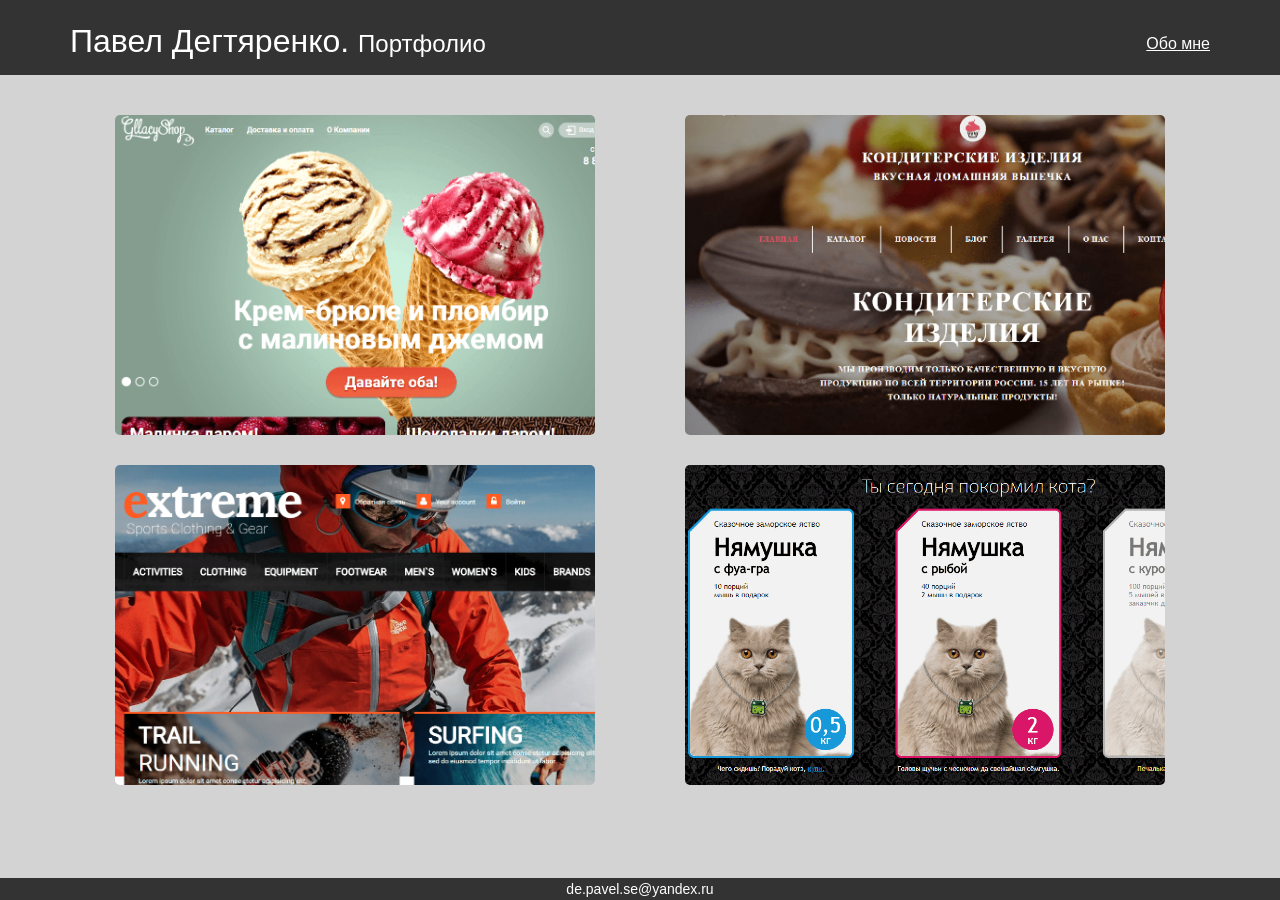
<file: index.html>
<!DOCTYPE html>
<html lang="en">
<head>
  <meta charset="UTF-8">
  <title>Портфолио - Дегтяренко Павел</title>
  <link rel="stylesheet" type="text/css" href="style.css">
</head>
<body>
	<header class="main-header">
		<div class="container">
			<div class="main-header__logo">Павел Дегтяренко. <span>Портфолио</span></div>
			<a class="main-header__resume" href="https://github.com/pavel-else/resume.git">Обо мне</a>
		</div>
	</header>
	<main class="content">		
		<section class="container">
		  <ul class="portfolio__items">
		    <li class="portfolio__item project">
		    	<h3 class="project__name">Gllacy</h3>
		    	<div class="project__text-block">
			    	<p class="project__description">Онлайн-магазин по продаже мороженого. Проект для защиты на интенсиве HTMLAcademy</p>
			    	<p class="project__stack">HTML5, CSS3, JS, flex-box, BEM</p>
			    	<p class="project__year">2018 г.</p>
			    	<a href="https://github.com/pavel-else/243899-gllacy.git" class="project__github">Репозиторий</a>
		    	</div>
		    	<img class="project__img" width=480 height=320 src="img/gllacy.png">
		    	<a class="project__link" href="gllacy/index.html">Просмотреть</a>
		    </li>
		   	<li class="portfolio__item project">
		    	<h3 class="project__name">Cake</h3>
		    	<div class="project__text-block">
			    	<p class="project__description">Сайт кондитерских изделий. Готовое решение от студии Клипсайт</p>
			    	<p class="project__stack">HTML5, CSS3, flex-box, Drupal</p>
			    	<p class="project__year">2017 г.</p>
			    	<a href="https://github.com/pavel-else/cake.git" class="project__github">Репозиторий</a>
		    	</div>
		    	<img class="project__img" width=480 height=320 src="img/cake.png">
		    	<a class="project__link" href="cake/index.html">Просмотреть</a>
		    </li>
			<li class="portfolio__item project">
		    	<h3 class="project__name">Templatemonster-53088</h3>
		    	<div class="project__text-block">
			    	<p class="project__description">Интернет-магазин спортивных товаров. Взят с сайта шаблонов TemplateMonster</p>
			    	<p class="project__stack">HTML5, CSS3</p>
			    	<p class="project__year">2017 г.</p>
			    	<a href="https://github.com/pavel-else/template_1.git" class="project__github">Репозиторий</a>
		    	</div>
		    	<img class="project__img" width=480 height=320 src="img/template.png">
		    	<a class="project__link" href="Templatemonster-53088/index.html">Просмотреть</a>
		    </li>
			<li class="portfolio__item project">
		    	<h3 class="project__name">Cat Shop</h3>
		    	<div class="project__text-block">
			    	<p class="project__description">Страничка, продающая корм для котиков. Практическое задание перед собеседованием в FunBox</p>
			    	<p class="project__stack">HTML5, CSS3</p>
			    	<p class="project__year">2017 г.</p>
			    	<a href="https://github.com/pavel-else/cat-shop.git" class="project__github">Репозиторий</a>
		    	</div>
		    	<img class="project__img" width=480 height=320 src="img/cat-shop.png">
		    	<a class="project__link" href="cat-shop2/index.html">Просмотреть</a>
		    </li>
		  </ul>  
		</section>
	</main>
	<footer class="main-footer">
		<div class="container">
			<p class="main-footer__email">de.pavel.se@yandex.ru</p>
		</div>
	</footer>
</body>
</html>
</file>
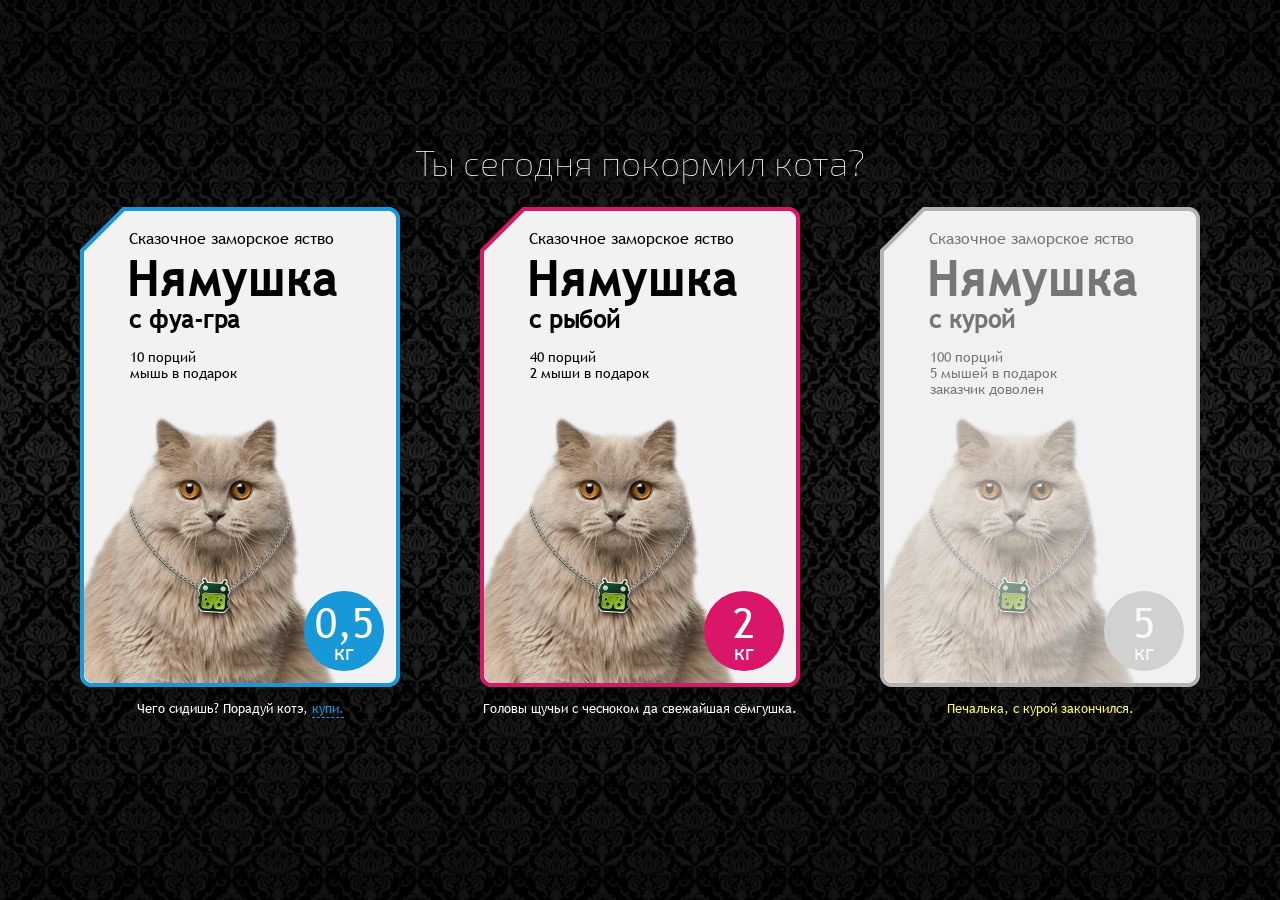
<file: cat-shop2/index.html>
<!DOCTYPE html>
<html lang="en">
<head>
  <meta charset="UTF-8">
  <meta name="viewport" content="width=device-width, initial-scale=1.0">
  <title>Cat shop</title>
  <link rel="stylesheet" href="css/normalize.min.css">
  <link rel="stylesheet" href="css/style.css">
  <link rel="icon" href="favicon.png" type="image/x-icon">
</head>
<body class="body">
  <main>    
    <div class="container">
      <h1 class="visually-hidden">Магазин вкусностей для котиков</h1>
      <p class="main-caption">Ты сегодня покормил кота?</p>
      <section class="product">
        <h2 class="visually-hidden">Широкий выбор товаров</h2>
        <ul class="product__items">
          <li class="product__item card">
            <div class="card__wrap">
              <p class="card__top-text card__top-text--default">Сказочное заморское яство</p>
              <p class="card__top-text card__top-text--selected">Котэ не одобряет?</p>
              <h3 class="card__caption">
                <span class="card__name">Нямушка</span>
                <span class="card__filler">с&nbsp;фуа-гра</span>
              </h3>
              <p class="card__description">10 порций<br>мышь в подарок</p>
              <div class="card__image"></div>
              <div class="card__weight"><span>0,5</span><br>кг</div>
            </div>
            <p class="card__bottom-text card__bottom-text--default">Чего сидишь? Порадуй котэ, <a href="#" class="card__link">купи.</a></p>
            <p class="card__bottom-text card__bottom-text--selected">Печень утки разварная с артишоками.</p>
            <p class="card__bottom-text card__bottom-text--disabled">Печалька, с фуа-гра закончился.</p>
          </li>
          <li class="product__item card selected">
            <div class="card__wrap">
              <p class="card__top-text card__top-text--default">Сказочное заморское яство</p>
              <p class="card__top-text card__top-text--selected">Котэ не одобряет?</p>
              <h3 class="card__caption">
                <span class="card__name">Нямушка</span>
                <span class="card__filler">с&nbsp;рыбой</span>
              </h3>
              <p class="card__description">40 порций<br>2 мыши в подарок</p>
              <div class="card__image"></div>
              <div class="card__weight"><span>2</span><br>кг</div>
            </div>
            <p class="card__bottom-text card__bottom-text--default">Чего сидишь? Порадуй котэ, <a href="#" class="card__link">купи.</a></p>
            <p class="card__bottom-text card__bottom-text--selected">Головы щучьи с чесноком да свежайшая сёмгушка.</p>
            <p class="card__bottom-text card__bottom-text--disabled">Печалька, с рыбой закончился.</p>
          </li>
          <li class="product__item card disabled">
            <div class="card__wrap">
              <p class="card__top-text card__top-text--default">Сказочное заморское яство</p>
              <p class="card__top-text card__top-text--selected">Котэ не одобряет?</p>
              <h3 class="card__caption">
                <span class="card__name">Нямушка</span>
                <span class="card__filler">с&nbsp;курой</span>
              </h3>
              <p class="card__description">100 порций<br>5 мышей в подарок<br>заказчик доволен</p>
              <div class="card__image"></div>
              <div class="card__weight"><span>5</span><br>кг</div>
            </div>
            <p class="card__bottom-text card__bottom-text--default">Чего сидишь? Порадуй котэ, <a href="#" class="card__link">купи.</a></p>
            <p class="card__bottom-text card__bottom-text--selected">Филе из цыплят с трюфелями в бульоне.</p>
            <p class="card__bottom-text card__bottom-text--disabled">Печалька, с курой закончился.</p>
          </li>
        </ul>
      </section>
    </div>
  </main>
<script src="js/scripts.min.js"></script>
</body>
</html>
</file>
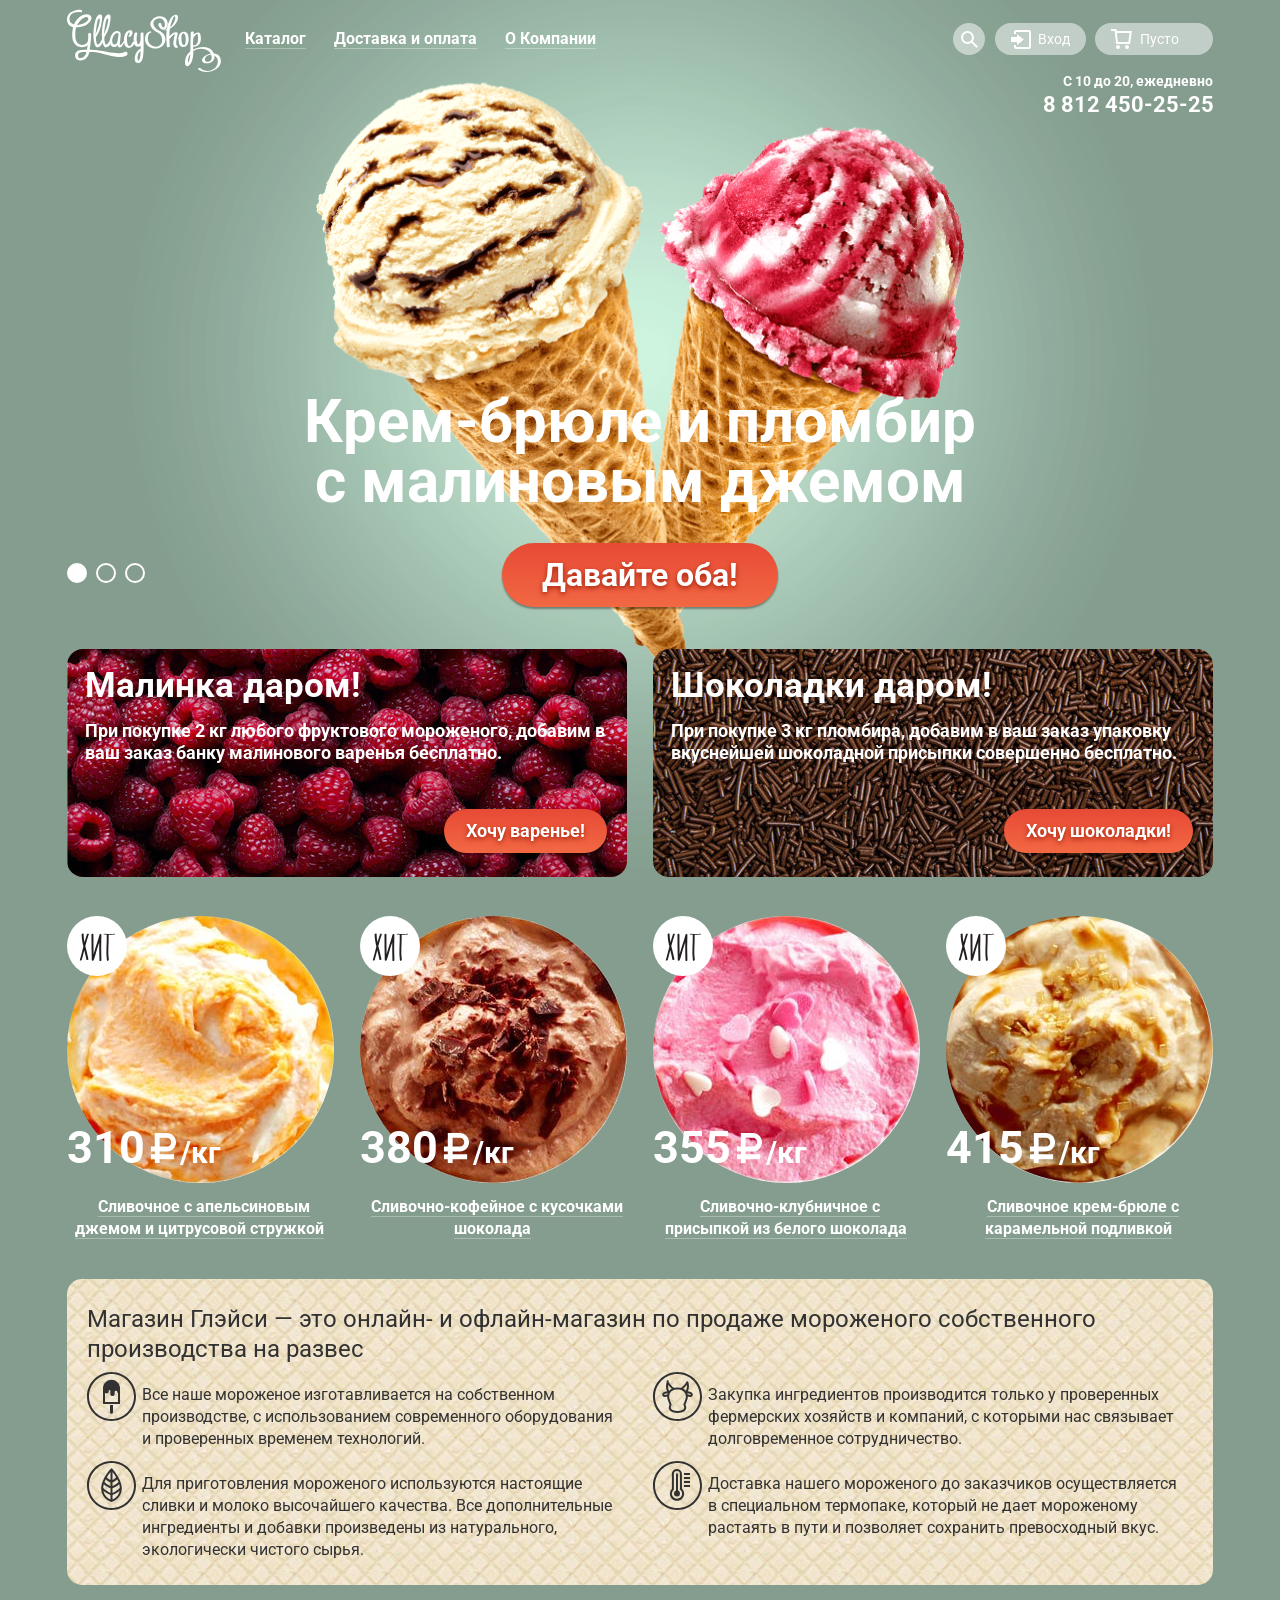
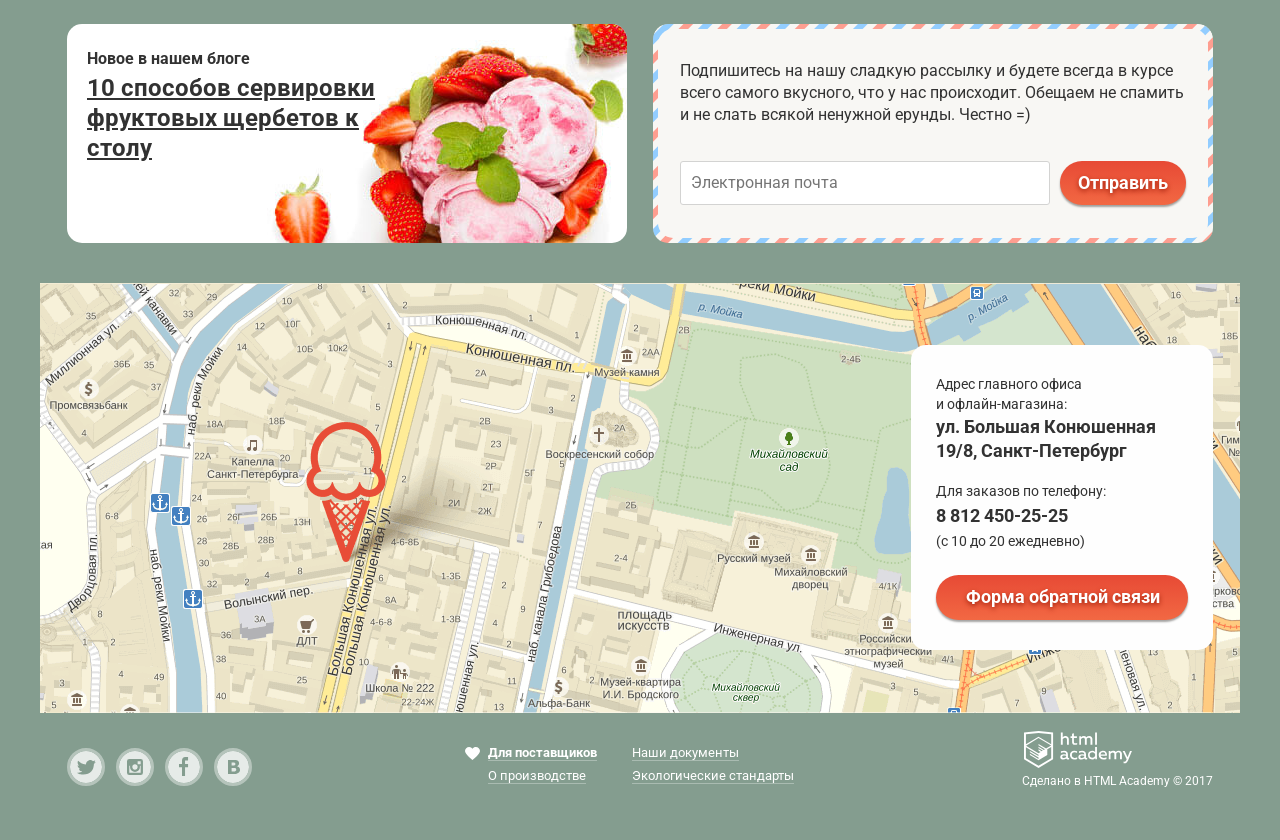
<file: gllacy/index.html>
<!DOCTYPE html>
<html lang="ru">
  <head>
    <meta charset="utf-8">
    <title>HTML Academy: Глейси</title>
    <link href="https://fonts.googleapis.com/css?family=Roboto:400,500,700" rel="stylesheet">
    <link href="css/normalize.min.css" rel="stylesheet">
    <link href="css/style.min.css" rel="stylesheet">
  </head>
  <body class="page page--main">
    <header class="main-header container ">
      <nav class="navigation">
        <div class="navigation__wrapper">
          <img class="main-header-logo" src="img/svg/logo.svg" width="154" height="64" alt="Gllacy Shop - логотип онлайн-магазина мороженого">
          <ul class="navigation__items">
            <li class="navigation__item">
              <a class="navigation__item--link" href="#"><span class="underline">Каталог</span></a>
              <ul class="sub-navigation__items">
                <li class="sub-navigation__item sub-navigation__item--caption"><b>Новинки</b></li>
                <li class="sub-navigation__item"><a class="sub-navigation__link" href="catalog.html">Сливочное</a></li>
                <li class="sub-navigation__item"><a class="sub-navigation__link" href="#">Щербеты</a></li>
                <li class="sub-navigation__item"><a class="sub-navigation__link" href="#">Фруктовый лед</a></li>
                <li class="sub-navigation__item"><a class="sub-navigation__link" href="#">Мелорин</a></li>
              </ul>
            </li>
            <li class="navigation__item"><a class="navigation__item--link" href="#"><span class="underline">Доставка и оплата</span></a></li>
            <li class="navigation__item"><a class="navigation__item--link" href="#"><span class="underline">О Компании</span></a></li>
          </ul>
        </div>

        <ul class="user-nav">
          <li class="user-nav__item search">
            <a class="user-nav__link user-nav__link--search">Поиск</a>
            <form class="search__form" action="/" method="post">
              <label for="search__input" class="visually-hidden">Поиск по сайту</label>
              <input id="search__input" class="search__input" type="search" placeholder="Что ищем?">
            </form>
          </li>
          <li class="user-nav__item login">
            <a class="user-nav__link user-nav__link--login">Вход</a>
            <form class="login__form" action="/" method="post">
              <label for="login__email" class="visually-hidden">Электронная почта</label>
              <input id="login__email" class="login__input login__input--email" type="email" placeholder="Электронная почта">

              <label for="login__pass" class="visually-hidden">Пароль</label>
              <input id="login__pass" class="login__input login__input--pass" type="password" placeholder="Пароль">
              <div class="login__wrapper">
                <button type="submit" class="button login__button">Войти</button>
                <div class="login__wrapper--link">
                  <a href="#" class="login__link"><span class="underline">Забыли пароль?</span></a>
                  <a href="#" class="login__link"><span class="underline">Новая регистрация</span></a>
                </div>
              </div>
            </form>
          </li>
          <li class="user-nav__item basket"><!--not-empty-->
            <a class="user-nav__link user-nav__link--basket">Пусто</a>
            <div class="basket__form">
              <table class="basket__table">
                <tr class="basket__row">
                  <td class="basket__cell"><div class="basket__rm"></div></td>
                  <td class="basket__cell"><img class="basket__image" src="img/ice-1.jpg" width="33" height="33" alt="Сливочное мороженое"></td>
                  <td class="basket__cell"><div class="basket__description">Пломбир с апельсиновым джемом</div></td>
                  <td class="basket__cell"><div class="basket__price">1,5 кг х 200 руб.</div></td>
                  <td class="basket__cell"><div class="basket__equally">300 руб.</div></td>
                </tr>
                <tr class="basket__row">
                  <td class="basket__cell"><div class="basket__rm"></div></td>
                  <td class="basket__cell"><img class="basket__image" src="img/ice-3.jpg" width="33" height="33" alt="Сливочное мороженое"></td>
                  <td class="basket__cell"><div class="basket__description">Клубничный пломбир с присыпкой из белого шоколада</div></td>
                  <td class="basket__cell"><div class="basket__price">1,5 кг х 300 руб.</div></td>
                  <td class="basket__cell"><div class="basket__equally">450 руб.</div></td>
                </tr>
              </table>
              <p class="basket__total">Итого: 750 руб.</p>
              <a class="button basket__button" href="#">Оформить заказ</a>
            </div>
          </li>
        </ul>
      </nav>

      <div class="header-bottom-wrapper">
        <p class="contact-info">
          С 10 до 20, ежедневно<br>
          <a class="contact-info__tel" href="tel:88124502525">8 812 450-25-25</a>
        </p>        
      </div>
    </header>

    <main>
      <h1 class="visually-hidden">Глэйси — онлайн-магазин по продаже мороженого</h1>

      <section class="slider container">
        <h2 class="visually-hidden">Слайдер</h2>
        <!--СПАСИБО!-->
        <ul class="slider__pages">
          <li class="slider__page active">
            <img class="slider__image" src="img/doube-ice-1.png" width="647" height="584" alt="Два рожка с мороженным">
            <p class="slider__description">Крем-брюле и пломбир с малиновым джемом</p>
            <a href="#" class="button slider__button">Давайте оба!</a>
          </li>
          <li class="slider__page">
            <img class="slider__image" src="img/doube-ice-2.png" width="647" height="584" alt="Изображение второго слайда">
            <p class="slider__description">Шоколадный пломбир и лимонный сорбет</p>
            <a href="#" class="button slider__button">Давайте оба!</a>
          </li>
          <li class="slider__page">
            <img class="slider__image" src="img/doube-ice-3.png" width="647" height="584" alt="Изображение третьего слайда">
            <p class="slider__description">Пломбир с помадкой и клубничный щербет</p>
            <a href="#" class="button slider__button">Давайте оба!</a>
          </li>
        </ul> 
        <ul class="slider__r-buttons">
          <li><button class="slider__r-button slider__r-button--1 active"></button></li>
          <li><button class="slider__r-button slider__r-button--2"></button></li>
          <li><button class="slider__r-button slider__r-button--3"></button></li>
        </ul>    
      </section>

      <section class="discount-list container">
        <h2 class="visually-hidden">Выгодные предложения</h2>

        <div class="discount discount--raspberries">
          <h3 class="discount__caption">Малинка даром!</h3>
          <p class="discount__description">При покупке 2 кг любого фруктового мороженого, добавим в ваш заказ банку малинового варенья бесплатно.</p>
          <a href="#" class="button discount__button">Хочу варенье!</a>
        </div>

        <div class="discount discount--chocolate">
          <h3 class="discount__caption">Шоколадки даром!</h3>
          <p class="discount__description">При покупке 3 кг пломбира, добавим в ваш заказ упаковку вкуснейшей шоколадной присыпки совершенно бесплатно.</p>
          <a href="#" class="button discount__button">Хочу шоколадки!</a>
        </div>
      </section>

      <section class="container">
        <div class="product">
        <h2 class="visually-hidden">Товары</h2>
          <ul class="product__items">

            <li class="product__item product__item--hit">
              <img class="product__image" src="img/ice-1.jpg" width="267" height="267" alt="Сливочное мороженое">
              <p class="product__price">310 <span class="product__ruble">Р</span><span class="product__weight">/кг</span></p>
              <h3><a href="#" class="product__description"><span class="underline">Сливочное с апельсиновым джемом и цитрусовой стружкой</span></a></h3>
                <div class="product__annexe">
                  <a href="#" class="button product__button">Быстрый просмотр</a>
                </div>
            </li>   
            <li class="product__item product__item--hit">
              <img class="product__image" src="img/ice-2.jpg" width="267" height="267" alt="Сливочное-кофейное мороженое">
              <p class="product__price">380 <span class="product__ruble">Р</span><span class="product__weight">/кг</span></p>
              <h3><a href="#" class="product__description"><span class="underline">Сливочно-кофейное с кусочками шоколада</span></a></h3>
              <div class="product__annexe">
                <a href="#" class="button product__button">Быстрый просмотр</a>
              </div>
            </li>
            <li class="product__item product__item--hit">
              <img class="product__image" src="img/ice-3.jpg" width="267" height="267" alt="Сливочное мороженое">
              <p class="product__price">355 <span class="product__ruble">Р</span><span class="product__weight">/кг</span></p>
              <h3><a href="#" class="product__description"><span class="underline">Сливочно-клубничное с присыпкой из белого шоколада</span></a></h3>
              <div class="product__annexe">
                <a href="#" class="button product__button">Быстрый просмотр</a>
              </div>
            </li>
            <li class="product__item product__item--hit">
              <img class="product__image" src="img/ice-4.jpg" width="267" height="267" alt="Сливочное мороженое">
              <p class="product__price">415 <span class="product__ruble">Р</span><span class="product__weight">/кг</span></p>
              <h3><a href="#" class="product__description"><span class="underline">Сливочное крем-брюле с карамельной подливкой</span></a></h3>
              <div class="product__annexe">
                <a href="#" class="button product__button">Быстрый просмотр</a>
              </div>
            </li>
          </ul>
        </div>
      </section>

      <section class="container">
        <div class="feature">
          <h2 class="visually-hidden">Преимущества</h2>
          <p class="feature__caption">Магазин Глэйси — это онлайн- и офлайн-магазин по продаже мороженого собственного производства на развес</p>

          <ul class="feature__items">
            <li class="feature__item feature__item--ice">
              Все наше мороженое изготавливается на собственном производстве, с использованием современного оборудования и проверенных временем технологий.
            </li>
            <li class="feature__item feature__item--cow">
              Закупка ингредиентов производится только у проверенных фермерских хозяйств и компаний, с которыми нас связывает долговременное сотрудничество.
            </li>
            <li class="feature__item feature__item--eco">              
              Для приготовления мороженого используются настоящие сливки и молоко высочайшего качества. Все дополнительные ингредиенты и добавки произведены из натурального, экологически чистого сырья. 
            </li>
            <li class="feature__item feature__item--thermo">
              Доставка нашего мороженого до заказчиков осуществляется в специальном термопаке, который не дает мороженому растаять в пути и позволяет сохранить превосходный вкус.
            </li>
          </ul>
        </div>
      </section>

      <div class="wrapper__news container">
        <article class="new-in-blog">
          <h2 class="new-in-blog__caption">Новое в нашем блоге</h2>
          <a class="new-in-blog__link" href="#"><span>10 способов сервировки фруктовых щербетов к столу</span></a>
        </article>

        <section class="subscription">
          <div class="subscription__wrap">          
            <h2 class="visually-hidden">Подписка на рассылку</h2>
            <p class="subscription__description">Подпишитесь на нашу сладкую рассылку и будете всегда в курсе всего самого вкусного, что у нас происходит. Обещаем не спамить и не слать всякой ненужной ерунды. Честно =)</p>
            <form class="subscription__form" action="/">
              <label for="subscription__form--email" class="visually-hidden">Электронная почта</label>
              <input id="subscription__form--email" class="subscription__form--email" type="email" placeholder="Электронная почта">
              <a href="#" class="button subscription__button">Отправить</a>
            </form>
          </div>
        </section>
      </div>

      <section class="map">
        <h2 class="visually-hidden">Как до нас добраться</h2>
        <img class="map__map" src="img/map.png" width="1200" height="430" alt="Главный офис расположен по адресу ул. Большая Конюшенная 19/8, Санкт-Петербург">
        <iframe class="map__interactive" src="https://www.google.com/maps/embed?pb=!1m18!1m12!1m3!1d1998.5989424124002!2d30.320894616117062!3d59.93879686904789!2m3!1f0!2f0!3f0!3m2!1i1024!2i768!4f13.1!3m3!1m2!1s0x4696310fca5ba729%3A0xea9c53d4493c879f!2z0JHQvtC70YzRiNCw0Y8g0JrQvtC90Y7RiNC10L3QvdCw0Y8g0YPQuy4sIDE5LCDQodCw0L3QutGCLdCf0LXRgtC10YDQsdGD0YDQsywgMTkxMTg2!5e0!3m2!1sru!2sru!4v1522777497296" width="1200" height="430" allowfullscreen></iframe>

        <div class="map__info">
          <p class="map__top-text">Адрес главного офиса и офлайн-магазина:</p>
          <p class="map__adress-text">ул. Большая Конюшенная 19/8, Санкт-Петербург</p>
          <p class="map__middle-text">Для заказов по телефону:</p>
          <a class="map__tel" href="tel:88124502525">8 812 450-25-25</a><br>
          (с 10 до 20 ежедневно)
          <a href="#" class="button map__button" title="Открыть" onclick="">Форма обратной связи</a>
        </div>
      </section>
    </main>

    <footer class="main-footer container">
      <div class="social">
        <ul class="social__items">
          <li class="social__item social__item--tw"><a href="#">Твиттер</a></li>
          <li class="social__item social__item--inst"><a href="#">Инстаграм</a></li>
          <li class="social__item social__item--fb"><a href="#">Фейсбук</a></li>
          <li class="social__item social__item--vk"><a href="#">Вконтакте</a></li>
        </ul>
      </div>

      <div class="sitelink">
        <ul class="sitelink__items">
          <li><a class="sitelink__link sitelink__link--attention" href="#"><span class="underline">Для поставщиков</span></a></li>
          <li><a class="sitelink__link" href="#"><span class="underline">Наши документы</span></a></li>
          <li><a class="sitelink__link" href="#"><span class="underline">О производстве</span></a></li>
          <li><a class="sitelink__link" href="#"><span class="underline">Экологические стандарты</span></a></li>
        </ul>
      </div>

      <p class="footer-copyright">
        <a href="https://htmlacademy.ru/intensive/htmlcss" class="footer-logo">Интенсивный онлайн-курс «HTML и CSS, уровень 1» — HTML Academy</a>
        Сделано в <a class="footer__link--academy" href="https://htmlacademy.ru/intensive/htmlcss">HTML Academy</a> © 2017
      </p>
    </footer>

    <section class="feedback">
      <h2 class="visually-hidden">Форма обратной связи</h2>
      <p class="feedback__caption">Мы обязательно вам ответим!</p>
      <form class="feedback__form" action="/">
        <label for="feedback__name" class="feedback__label feedback__label--name visually-hidden">Как вас зовут?</label>
        <input type="text" name="feedback__name" class="feedback__input feedback__input--name" id="feedback__name" placeholder="Как вас зовут?">

        <label for="feedback__email" class="feedback__label feedback__label--email visually-hidden">Ваша почта для ответа?</label>
        <input type="text" name="feedback__email" class="feedback__input feedback__input--email" id="feedback__email" placeholder="Ваша почта для ответа?">

        <label for="feedback__text" class="feedback__label feedback__label--text visually-hidden">Напишите что-нибудь...</label>
        <textarea name="feedback__text" class="feddback__textarea" id="feedback__text" cols="30" rows="8" placeholder="Напишите что-нибудь..."></textarea>

        <button type="submit" class="button feedback__button--submit">Отправить</button>
      </form>
      <button class="feedback__button--close">Закрыть форму</button>
    </section>
    <div class="overlay"></div>

    <script src="js/scripts.min.js"></script>
  </body>
</html>
</file>
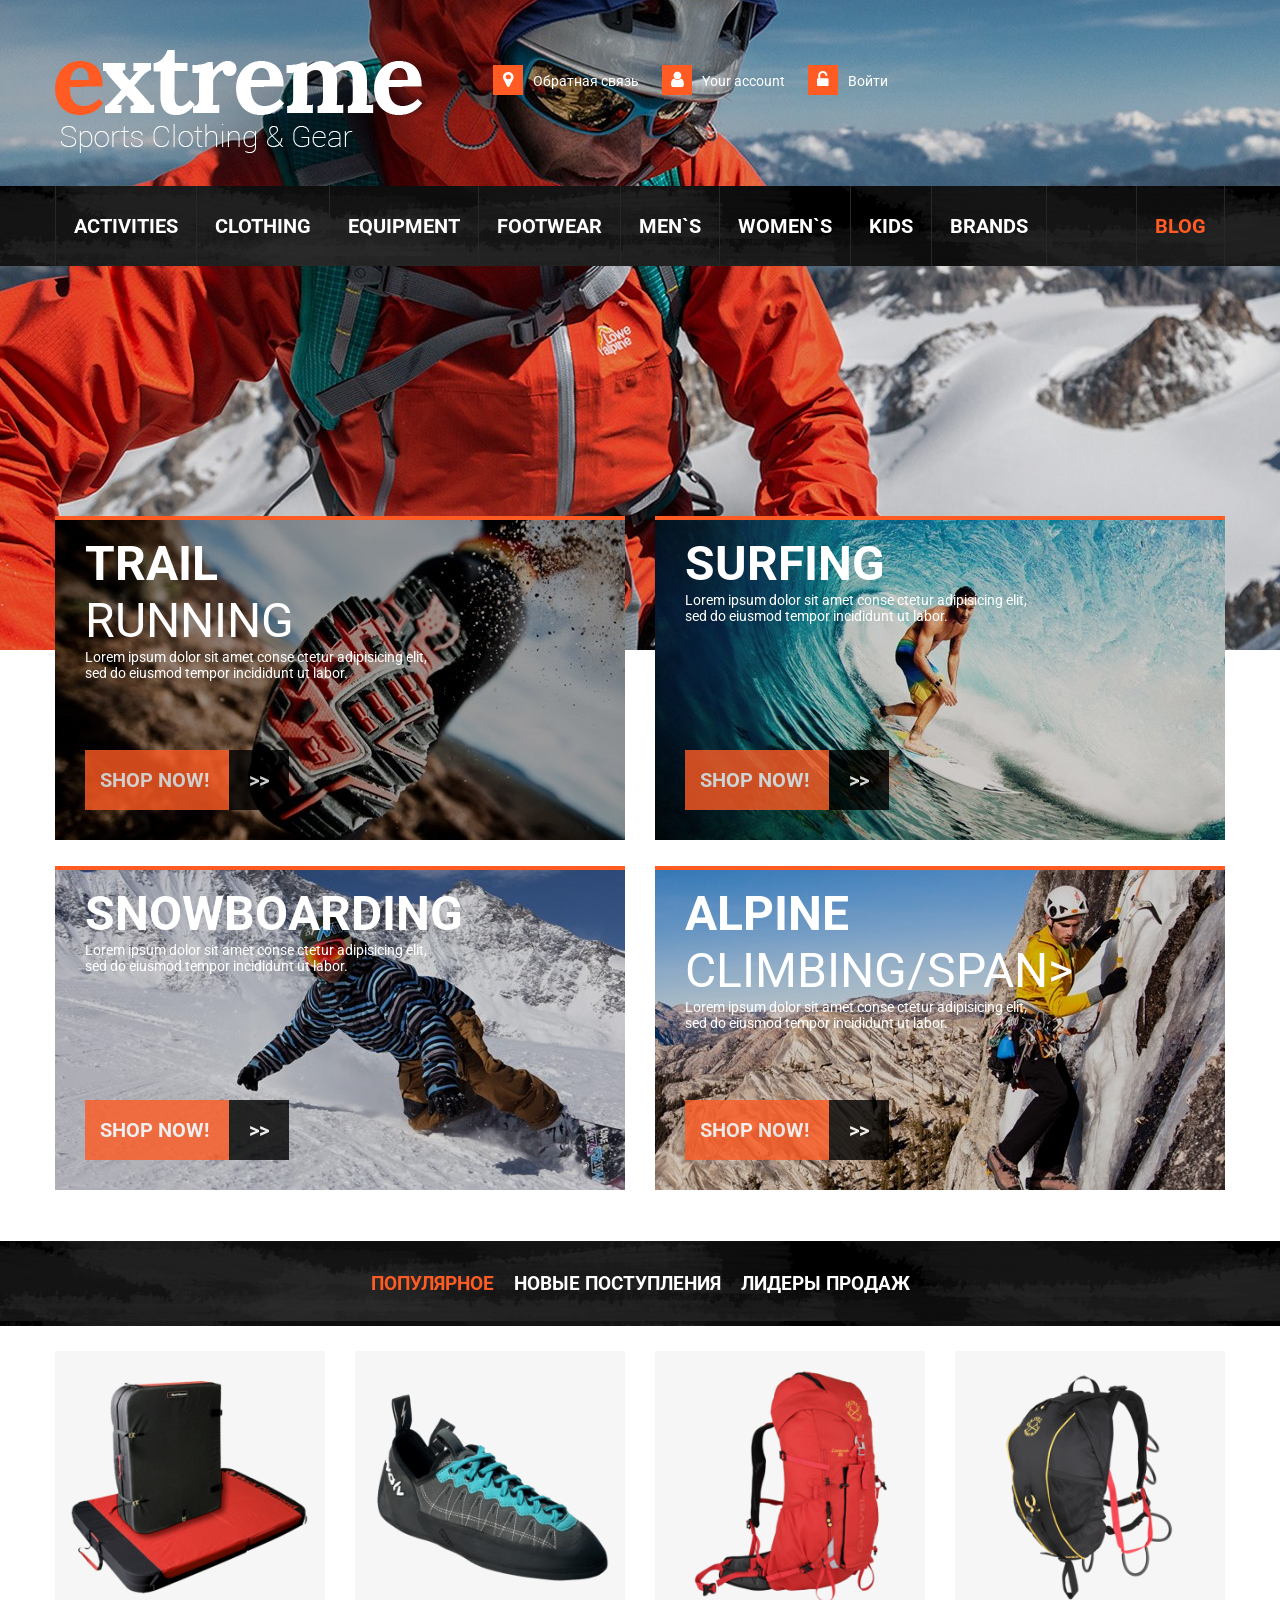
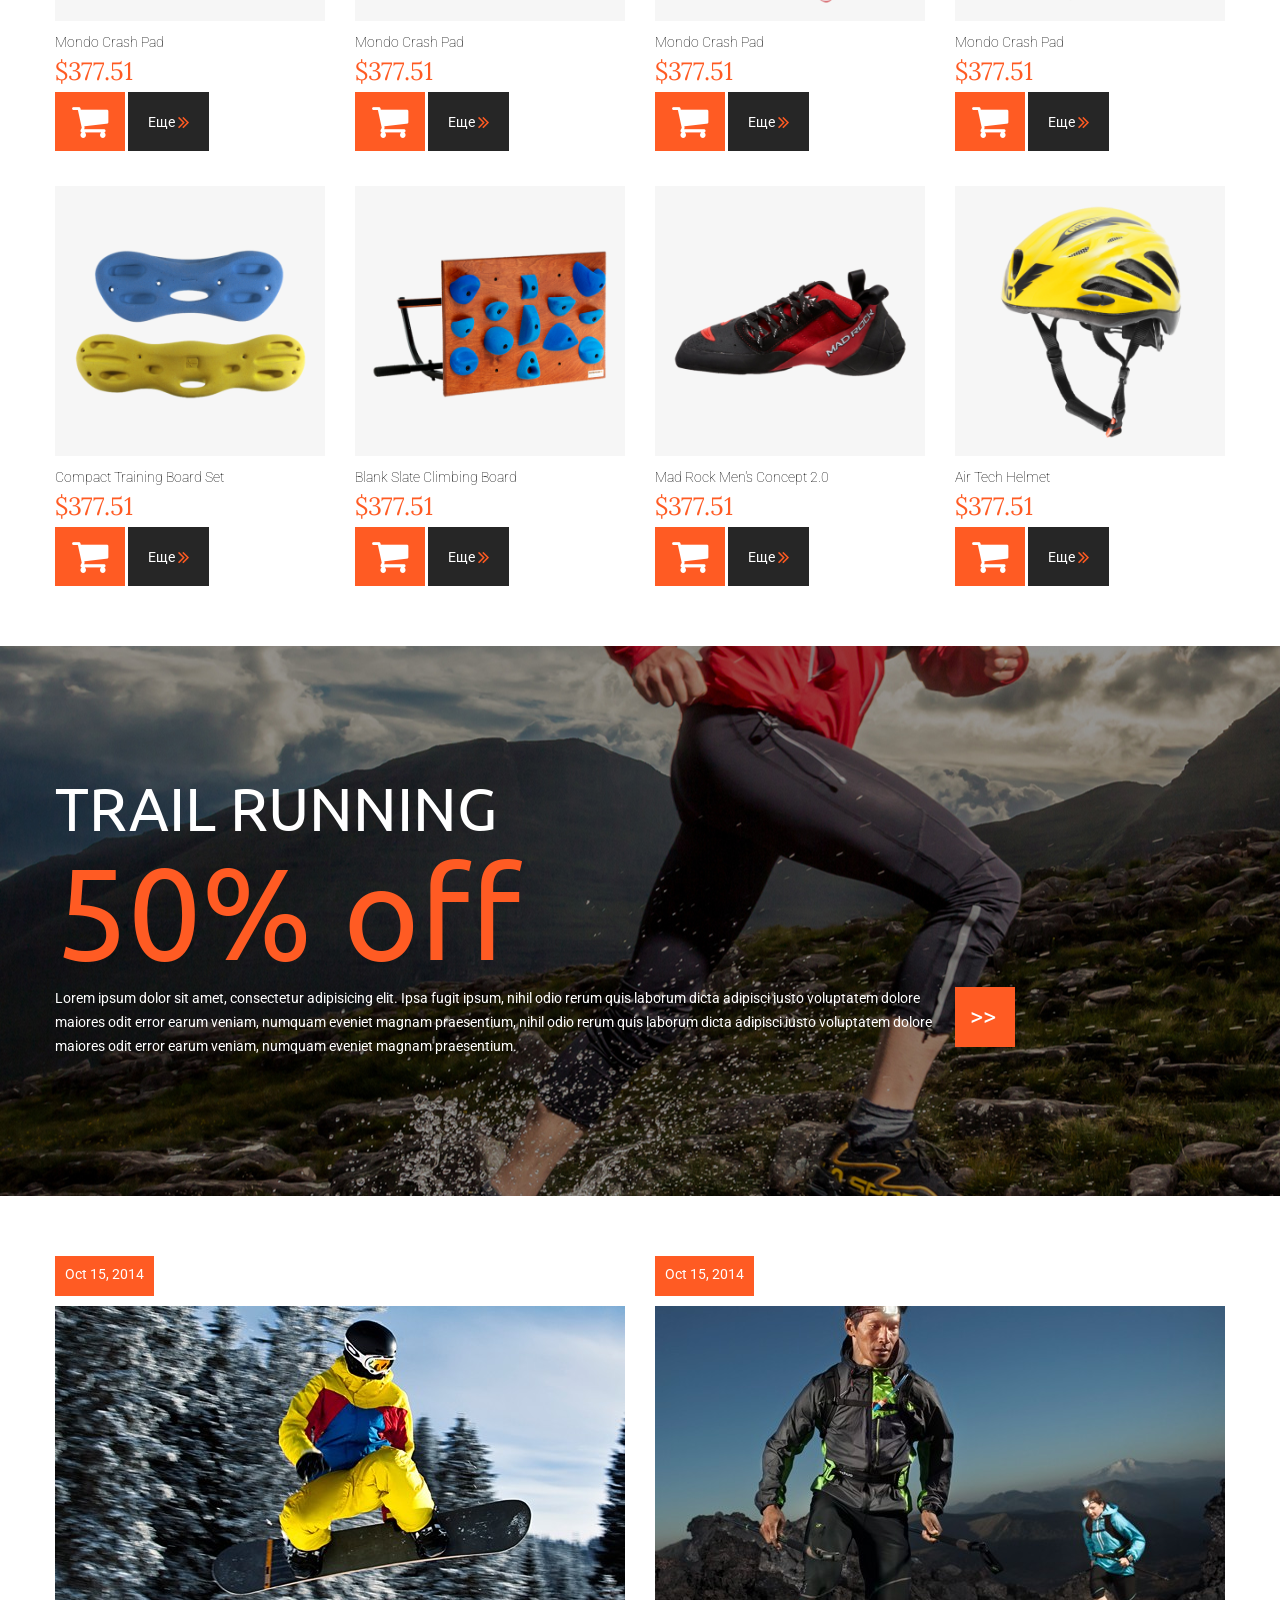
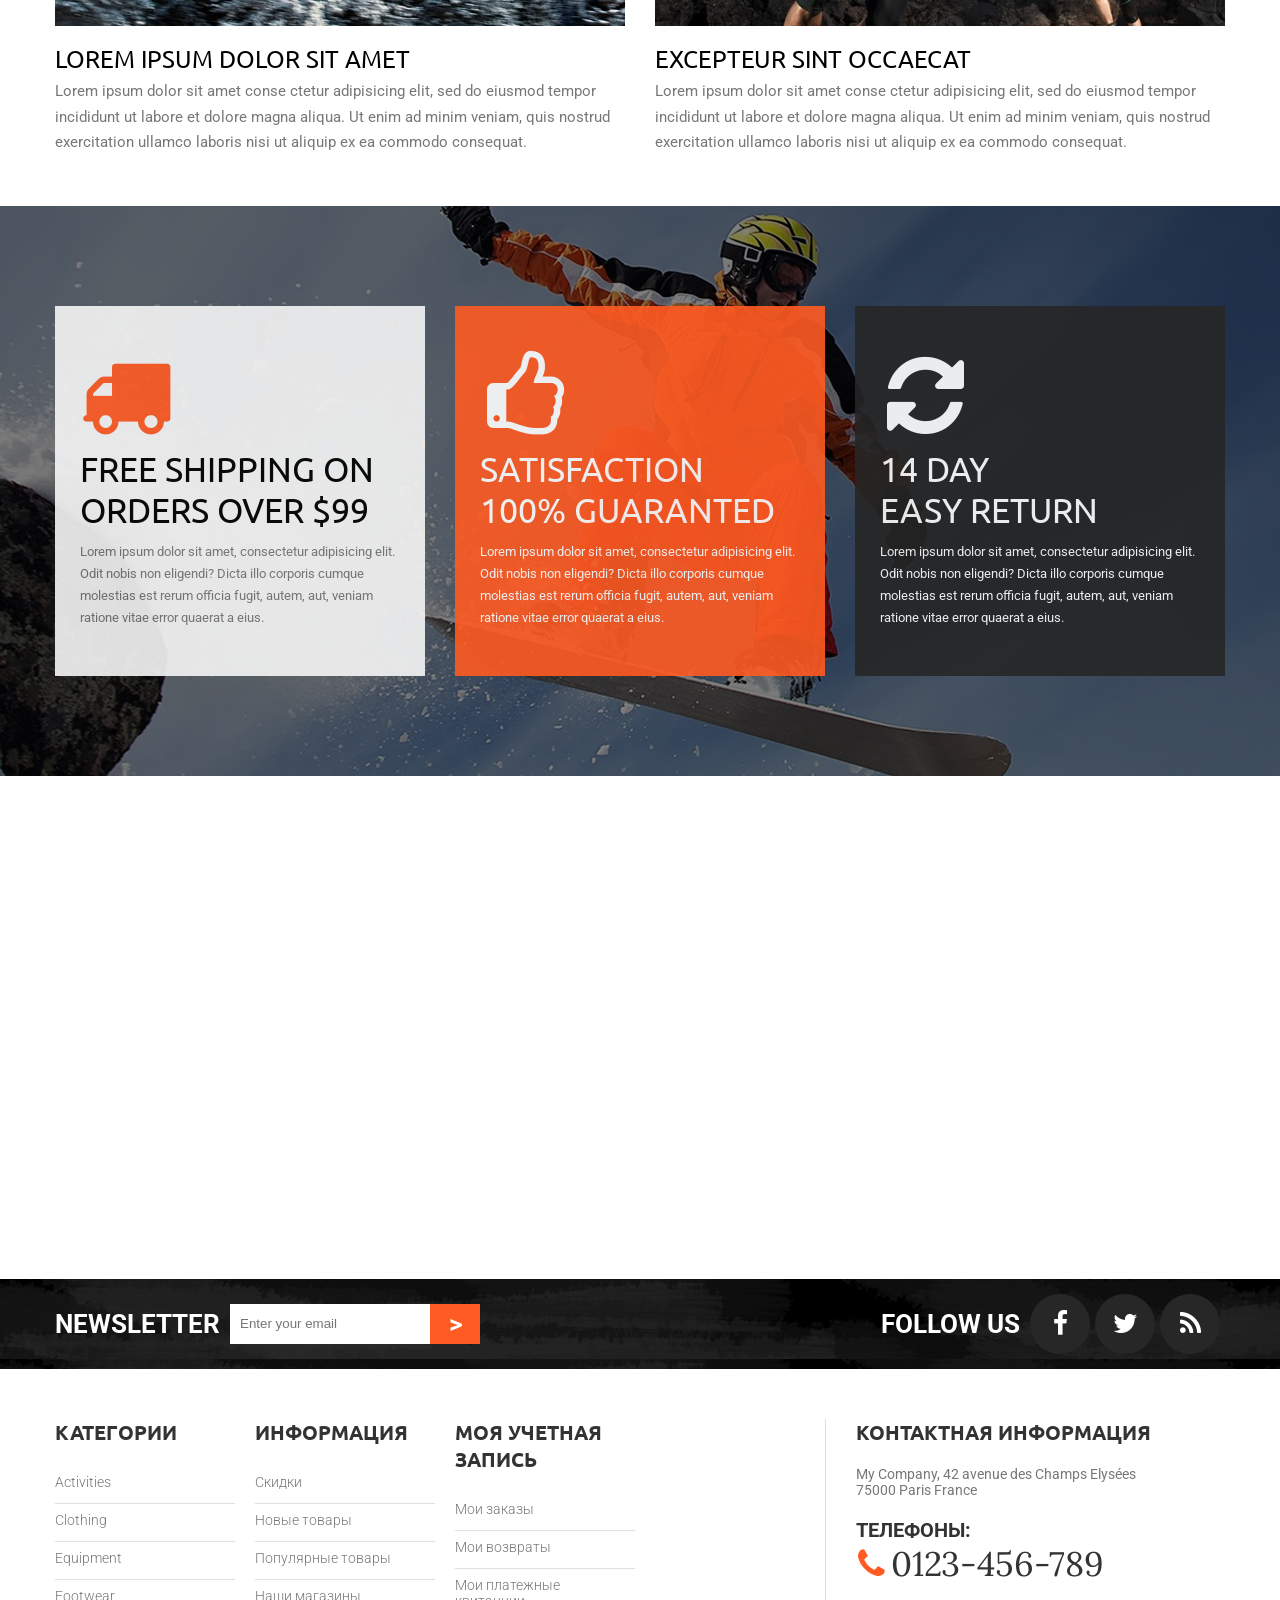
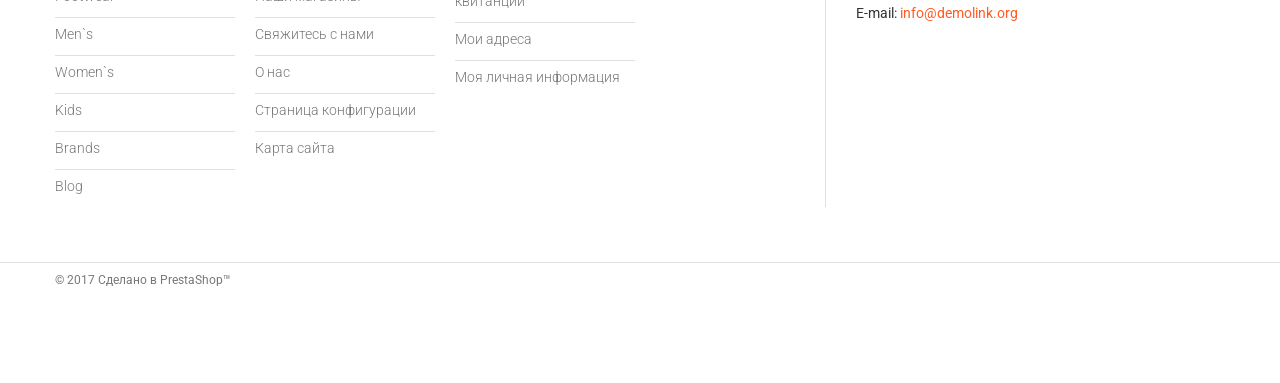
<file: Templatemonster-53088/index.html>
<!DOCTYPE html>
<html lang="en">
<head>
	<meta charset="UTF-8">
	<link rel="stylesheet" href="style/main.css">
	<link href="https://fonts.googleapis.com/css?family=Roboto" rel="stylesheet">
	<link href="https://fonts.googleapis.com/css?family=Lora" rel="stylesheet">
	<link href="https://fonts.googleapis.com/css?family=Ubuntu" rel="stylesheet">
	<link rel="stylesheet" href="https://maxcdn.bootstrapcdn.com/font-awesome/4.5.0/css/font-awesome.min.css">
	<title>Templatemonster #53088</title>
</head>
<body>
<header>
	<div class="top-header wrapper">
		<div class="logo">
			<a href="#"><img src="img/new-store-logo-1423641751.jpg" alt=""/></a>
		</div>
		<div class="btn-group">
			<a href="#" class="btn call-back"><span>Обратная связь</span></a>
			<a href="#" class="btn account"><span>Your account</span></a>
			<a href="#" class="btn login"><span>Войти</span></a>
		</div>
	</div>
	<div class="main-menu">
		<nav class="wrapper">
			<ul class="flex-container">
				<li><a href="#">activities</a></li>
				<li><a href="#">clothing</a></li>
				<li><a href="#">equipment</a></li>
				<li><a href="#">footwear</a></li>
				<li><a href="#">men`s</a></li>
				<li><a href="#">women`s</a></li>
				<li><a href="#">kids</a></li>
				<li><a href="#">brands</a></li>
				<li class="special"><a href="#">blog</a></li>
			</ul>
		</nav>
	</div>
</header>

<main>
	<div class="slider wrapper"></div>

	<div class="content-top wrapper">
		<div class="card">
			<img src="img/trail running.png" alt="">
			<div class="card-description">
				<h2>trail<br><span>running</span></h2>
				<p>Lorem ipsum dolor sit amet conse ctetur adipisicing elit, sed do eiusmod tempor incididunt ut labor.</p>
			</div>
			<div class="button">
				<span>Shop now!</span>
			</div>
		</div>
		<div class="card">
			<img src="img/surfing.png" alt="">
			<div class="card-description">
				<h2>surfing</h2>
				<p>Lorem ipsum dolor sit amet conse ctetur adipisicing elit, sed do eiusmod tempor incididunt ut labor.</p>
			</div>
			<div class="button">
				<span>Shop now!</span>
			</div>
		</div>
		<div class="card">
			<img src="img/snowboarding.png" alt="">
			<div class="card-description">
				<h2>snowboarding</h2>
				<p>Lorem ipsum dolor sit amet conse ctetur adipisicing elit, sed do eiusmod tempor incididunt ut labor.</p>
			</div>
			<div class="button">
				<span>Shop now!</span>
			</div>
		</div>
		<div class="card">
			<img src="img/alpine climbing.png" alt="">
			<div class="card-description">
				<h2>alpine<br><span>climbing/span></h2>
				<p>Lorem ipsum dolor sit amet conse ctetur adipisicing elit, sed do eiusmod tempor incididunt ut labor.</p>
			</div>
			<div class="button">
				<span>Shop now!</span>
			</div>
		</div>
	</div>

	<div class="second-menu">
		<nav class="wrapper">
			<ul class="flex-container">
				<li class="active"><a href="#">популярное</a></li>
				<li><a href="#">новые поступления</a></li>
				<li><a href="#">лидеры продаж</a></li>
			</ul>
		</nav>
	</div>

	<div class="product-block wrapper">
		<div class="card">
			<img src="img/Mondo Crash Pad.jpg" alt="">
			<p class="product-name">Mondo Crash Pad</p>
			<span class="price">$377.51</span>
			<div class="btn-group">
				<a href="#"><i class="buy fa fa-shopping-cart fa-fw fa-3x"></i></a>
				<a href="#" class="other"><span>Еще</span></a>
			</div>
		</div>
		<div class="card">
			<img src="img/Defy Lace Climbing Shoe - Men's.jpg" alt="">
			<p class="product-name">Mondo Crash Pad</p>
			<span class="price">$377.51</span>
			<div class="btn-group">
				<a href="#"><i class="buy fa fa-shopping-cart fa-fw fa-3x"></i></a>
				<a href="#" class="other"><span>Еще</span></a>
			</div>
		</div>
		<div class="card">
			<img src="img/Lavaredo 35 Rucksack.jpg" alt="">
			<p class="product-name">Mondo Crash Pad</p>
			<span class="price">$377.51</span>
			<div class="btn-group">
				<a href="#"><i class="buy fa fa-shopping-cart fa-fw fa-3x"></i></a>
				<a href="#" class="other"><span>Еще</span></a>
			</div>
		</div>
		<div class="card">
			<img src="img/Lynx 13 Rucksack.jpg" alt="">
			<p class="product-name">Mondo Crash Pad</p>
			<span class="price">$377.51</span>
			<div class="btn-group">
				<a href="#"><i class="buy fa fa-shopping-cart fa-fw fa-3x"></i></a>
				<a href="#" class="other"><span>Еще</span></a>
			</div>
		</div>

		<div class="card">
			<img src="img/Compact Training Board Set.jpg" alt="">
			<p class="product-name">Compact Training Board Set</p>
			<span class="price">$377.51</span>
			<div class="btn-group">
				<a href="#"><i class="buy fa fa-shopping-cart fa-fw fa-3x"></i></a>
				<a href="#" class="other"><span>Еще</span></a>
			</div>
		</div>
		<div class="card">
			<img src="img/Blank Slate Climbing Board.jpg" alt="">
			<p class="product-name">Blank Slate Climbing Board</p>
			<span class="price">$377.51</span>
			<div class="btn-group">
				<a href="#"><i class="buy fa fa-shopping-cart fa-fw fa-3x"></i></a>
				<a href="#" class="other"><span>Еще</span></a>
			</div>
		</div>
		<div class="card">
			<img src="img/Mad Rock Men's Concept 2.0.jpg" alt="">
			<p class="product-name">Mad Rock Men's Concept 2.0</p>
			<span class="price">$377.51</span>
			<div class="btn-group">
				<a href="#"><i class="buy fa fa-shopping-cart fa-fw fa-3x"></i></a>
				<a href="#" class="other"><span>Еще</span></a>
			</div>
		</div>
		<div class="card">
			<img src="img/Air Tech Helmet.jpg" alt="">
			<p class="product-name">Air Tech Helmet</p>
			<span class="price">$377.51</span>
			<div class="btn-group">
				<a href="#"><i class="buy fa fa-shopping-cart fa-fw fa-3x"></i></a>
				<a href="#" class="other"><span>Еще</span></a>
			</div>
		</div>
	</div>

	<div class="promo-block">
		<div class="wrapper">
			<span class="head">trail running</span>
			<span class="half">50% off</span>
			<div class=wrap>
				<p>Lorem ipsum dolor sit amet, consectetur adipisicing elit. Ipsa fugit ipsum, nihil odio rerum quis laborum dicta adipisci iusto voluptatem dolore maiores odit error earum veniam, numquam eveniet magnam praesentium,  nihil odio rerum quis laborum dicta adipisci iusto voluptatem dolore maiores odit error earum veniam, numquam eveniet magnam praesentium.</p>
				<span class="btn">>></span>
			</div>
		</div>
	</div>

	<div class="content-middle wrapper">
		<div class="card">
			<div class="date">
				<span>Oct 15, 2014</span>				
			</div>
			<a href="#"><img src="img/4-home-default.jpg" alt=""></a>
			<div class="card-description">
				<h2><a href="#">LOREM IPSUM DOLOR SIT AMET</a></h2>
				<p>Lorem ipsum dolor sit amet conse ctetur adipisicing elit, sed do eiusmod tempor incididunt ut labore et dolore magna aliqua. Ut enim ad minim veniam, quis nostrud exercitation ullamco laboris nisi ut aliquip ex ea commodo consequat.</p>
			</div>
		</div>
		<div class="card">
			<div class="date">
				<span>Oct 15, 2014</span>				
			</div>
			<a href="#"><img src="img/3-home-default.jpg" alt=""></a>
			<div class="card-description">
				<h2><a href="#">EXCEPTEUR SINT OCCAECAT</a></h2>
				<p>Lorem ipsum dolor sit amet conse ctetur adipisicing elit, sed do eiusmod tempor incididunt ut labore et dolore magna aliqua. Ut enim ad minim veniam, quis nostrud exercitation ullamco laboris nisi ut aliquip ex ea commodo consequat.</p>
			</div>
		</div>		
	</div>

	<div class="content-bottom">
		<div class="wrapper">
			<div class="card one">
				<i class="icon fa fa-truck fa-fw flex-center"></i>
				<h2>Free shipping on <br> orders over $99</h2>
				<p>Lorem ipsum dolor sit amet, consectetur adipisicing elit. Odit nobis non eligendi? Dicta illo corporis cumque molestias est rerum officia fugit, autem, aut, veniam ratione vitae error quaerat a eius.</p>
			</div>
			<div class="card two">
				<i class="icon fa fa-thumbs-o-up fa-fw flex-center"></i>
				<h2>Satisfaction<br>100% guaranted</h2>
				<p>Lorem ipsum dolor sit amet, consectetur adipisicing elit. Odit nobis non eligendi? Dicta illo corporis cumque molestias est rerum officia fugit, autem, aut, veniam ratione vitae error quaerat a eius.</p>
			</div>
			<div class="card three">
				<i class="icon fa fa-refresh fa-fw flex-center"></i>
				<h2>14 day<br> easy return</h2>
				<p>Lorem ipsum dolor sit amet, consectetur adipisicing elit. Odit nobis non eligendi? Dicta illo corporis cumque molestias est rerum officia fugit, autem, aut, veniam ratione vitae error quaerat a eius.</p>
			</div>
		</div>
	</div>

	<div class="map">
		<div class="overlay" onClick="style.pointerEvents='none'"></div>
 		<iframe src="https://www.google.com/maps/embed?pb=!1m14!1m12!1m3!1d14350.901159559146!2d-80.21696332853573!3d25.944243399083227!2m3!1f0!2f0!3f0!3m2!1i1024!2i768!4f13.1!5e0!3m2!1sru!2sru!4v1502705056293" width="2000" height="500" frameborder="0" style="border:0" allowfullscreen scrollwheel="false"></iframe> 
	</div>

	<div class="bottom-menu">
		<nav class="wrapper">
			<div class="newsletter">
				<span>newsletter</span>
				<div class="input-email">
					<input type="text" placeholder="Enter your email">
					<span class="btn-search">></span>
				</div>
			</div>
			<ul class="social">
				<li><a href="#"><i class="fa fa-facebook fa-fw fa-lg flex-center"></i></a></li>
				<li><a href="#"><i class="fa fa-twitter fa-fw fa-lg flex-center"></i></a></li>
				<li><a href="#"><i class="fa fa-rss fa-fw fa-lg flex-center"></i></a></li>
			</ul>
		</nav>
	</div>
</main>
<footer>
	<div class="top-footer wrapper">
		<div class="footer-menu">
			<div class="categories column">
				<span>Категории</span>
				<ul>
					<li><a href="#">Activities</a></li>
					<li><a href="#">Clothing</a></li>
					<li><a href="#">Equipment</a></li>
					<li><a href="#">Footwear</a></li>
					<li><a href="#">Men`s</a></li>
					<li><a href="#">Women`s</a></li>
					<li><a href="#">Kids</a></li>
					<li><a href="#">Brands</a></li>
					<li><a href="#">Blog</a></li>
				</ul>
			</div>
			<div class="information column">
				<span>Информация</span>
				<ul>
					<li><a href="#">Скидки</a></li>
					<li><a href="#">Новые товары</a></li>
					<li><a href="#">Популярные товары</a></li>
					<li><a href="#">Наши магазины</a></li>
					<li><a href="#">Свяжитесь с нами</a></li>
					<li><a href="#">О нас</a></li>
					<li><a href="#">Страница конфигурации</a></li>
					<li><a href="#">Карта сайта</a></li>
				</ul>
			</div>
			<div class="account column">
				<span>Моя учетная <br>запись</span>
				<ul>
					<li><a href="#">Мои заказы</a></li>
					<li><a href="#">Мои возвраты</a></li>
					<li><a href="#">Мои платежные <br>квитанции</a></li>
					<li><a href="#">Мои адреса</a></li>
					<li><a href="#">Моя личная информация</a></li>
				</ul>
			</div>
		</div>

		<giv class="store_info">
			<div class="title">Контактная информация</div>
			<div class="address">My Company, 42 avenue des Champs Elysées <br>75000 Paris France</div>
			<div class="phone">
				<span>Телефоны:</span>
				<div class="number"><i class="fa fa-phone fa-fw"></i>0123-456-789</div>
			</div>
			<div class="email">E-mail: <a href="#">info@demolink.org</a></div>
		</giv>
	</div>
	<div class="bottom-footer">
		<div class="wrapper">© 2017 <a href="#">Сделано в PrestaShop™</a></div>
	</div>
</footer>
</body>
</html>
</file>
<file: style.css>
.tmp {
  outline: 1px solid green;
}
body {
  font-family: 'Roboto', 'Arial', sans-serif;
  font-size: 16px;
  font-weight: 400;
  line-height: 22px;

  margin: 0;
  padding: 0;

  color: #fff;
  background-color: lightgray;
}

.container {
  -webkit-box-sizing: border-box;
  box-sizing: border-box;
  max-width: 1200px;
  margin: 0 auto;
  padding: 10px 30px 0;

  background-color: lightgray;
}

.main-header {
  margin-bottom: 30px;

  background-color: #333;
}

.main-header .container {
  display: -webkit-box;
  display: -ms-flexbox;
  display: flex;

  background-color: transparent;

  -webkit-box-pack: justify;
  -ms-flex-pack: justify;
  justify-content: space-between;
}

.main-header__logo {
  font-size: 32px;

  margin-bottom: 20px;
  padding-top: 20px;
}
.main-header__logo span {
	font-size: 24px;
}
.main-header__resume {
  margin-bottom: 20px;

  color: #fff;

  -ms-flex-item-align: end;
  align-self: flex-end;
}

.content {
	position: relative;
	z-index: 1;
}
.portfolio__items {
  display: -webkit-box;
  display: -ms-flexbox;
  display: flex;

  margin: 0;
  margin-bottom: 30px;
  padding: 0;

  list-style: none;

  -ms-flex-wrap: wrap;
  flex-wrap: wrap;
  -ms-flex-pack: distribute;
  justify-content: space-around;
}

.portfolio__item {
  position: relative;

  display: block;
  display: -webkit-box;
  display: -ms-flexbox;
  display: flex;
  overflow: hidden;
  flex-direction: column;

  -webkit-box-sizing: border-box;
  box-sizing: border-box;
  width: 480px;
  min-height: 320px;
  margin-bottom: 30px;
  padding: 15px;

  border-radius: 5px;

  -webkit-box-orient: vertical;
  -webkit-box-direction: normal;
  -ms-flex-direction: column;
  -webkit-box-pack: justify;
  -ms-flex-pack: justify;
  justify-content: space-between;
}
.project__name {
  font-size: 24px;
  font-weight: bold;

  position: relative;
  z-index: 20;
  left: -500px;

  margin: 15px 0 30px;
  margin-bottom: 30px;
  padding: 0;

  -webkit-transition-timing-function: ease-out;
  -o-transition-timing-function: ease-out;
  transition-timing-function: ease-out;
  -webkit-transition-duration: .5s;
  -o-transition-duration: .5s;
  transition-duration: .5s;
}

.portfolio__item:hover .project__name {
  left: 0;
}

.project__img {
  position: absolute;
  z-index: 10;
  top: 0;
  left: 0;

  width: 120%;
  height: auto;
}
.portfolio__item:hover::before {
  position: absolute;
  z-index: 15;
  top: 0;
  left: 0;

  display: block;

  width: 100%;
  height: 100%;

  content: '';

  background-color: rgba(0, 0, 0, .7);
}

.project__text-block {
  position: relative;
  z-index: 20;
  left: -500px;

  -webkit-transition-timing-function: ease-out;
  -o-transition-timing-function: ease-out;
  transition-timing-function: ease-out;
  -webkit-transition-duration: 1s;
  -o-transition-duration: 1s;
  transition-duration: 1s;
}
.portfolio__item:hover .project__text-block {
  left: 0;
}

.project__text-block p {
  margin: 0;
  margin-bottom: 10px;
  padding: 0;
}

.project__github {
  color: #fff;
}
.project__year {
  font-size: 14px;
}

.project__link {
  position: relative;
  z-index: 20;
  bottom: -300px;

  display: block;

  width: 210px;
  margin: auto auto 20px;
  padding: 10px 20px;

  -webkit-transition-timing-function: ease-out;
  -o-transition-timing-function: ease-out;
  transition-timing-function: ease-out;
  -webkit-transition-duration: 1s;
  -o-transition-duration: 1s;
  transition-duration: 1s;
  -webkit-transition-property: bottom;
  -o-transition-property: bottom;
  transition-property: bottom;
  text-align: center;
  text-decoration: none;

  color: #000;
  border-radius: 22px;
  background-color: #fff;
}
.project__link:hover {
  -webkit-box-shadow: 0 0 5px 0 #fff;
  box-shadow: 0 0 5px 0 #fff;
}

.portfolio__item:hover .project__link {
  bottom: 0;
}

.main-footer {
  	background-color: #333;	
	position: fixed;
	bottom: 0;
	width: 100%;
	z-index: 10;
}

.main-footer .container {
	background-color: transparent;
	display: flex;
	justify-content: center;
	padding: 0;
}

.main-footer__email {
	margin: 0;
	padding: 0;
	font-size: 14px;
}
</file>
<file: cat-shop2/css/style.css>
@charset "UTF-8";
.tmp {
  outline: 1px solid lightgray;
}

@font-face {
  font-family: Exo;
  /* Exo 2.0 Thin Italic */
  src: url(../fonts/Exo2.0-Thin.otf);
  font-weight: normal;
  font-style: normal;
}

@font-face {
  font-family: Trebuchet MS;
  src: local(Trebuchet MS);
  src: url(../fonts/Trebuchet-MS.ttf);
  font-weight: normal;
  font-style: normal;
}

.visually-hidden {
  position: absolute;
  overflow: hidden;
  clip: rect(0 0 0 0);
  width: 1px;
  height: 1px;
  margin: -1px;
  padding: 0;
  border: 0;
}

html {
  margin: 0;
  padding: 0;
  min-height: 100vh;
}

.body {
  background-color: #abcabc;
  min-height: 100vh;
  width: 100vw;
  overflow: scroll;
  display: flex;
  justify-content: center;
  align-items: center;
  font-family: "Trebuchet MS", sans-serif;
  font-size: 14px;
  background-color: #000;
  background-image: url("../img/background-sh.png"), url("../img/background.png");
  background-size: cover;
}

.container {
  max-width: 1120px;
  width: 1120px;
}

.main-caption {
  font-family: 'Exo';
  font-size: 36px;
  line-height: 50px;
  color: #fff;
  margin: 0;
  margin-bottom: 20px;
  padding: 0;
  text-align: center;
}

.product__items {
  list-style: none;
  margin: 0;
  padding: 0;
  display: flex;
  justify-content: space-between;
}

.product__item {
  width: 320px;
}

.card__wrap {
  /* Множественный фон задан для того, чтобы исключить эффект мигания при наведении */
  background-image: url("../img/Back-default.png"), url("../img/Back-default-hover.png");
  background-size: 100% 100%;
  position: relative;
  padding-bottom: 4px;
  cursor: pointer;
}

.card__wrap:hover {
  background-image: url("../img/Back-default-hover.png");
}

.card__top-text {
  font-size: 16px;
  line-height: 20px;
  margin: 0;
  padding: 0;
  padding-top: 21px;
  margin-left: 49px;
}

.card__top-text--selected {
  display: none;
}

.card__caption {
  margin: 0;
  padding: 0;
  margin-left: 47px;
  padding-top: 6px;
}

.card__name {
  margin: 0;
  padding: 0;
  font-size: 47px;
  line-height: 52px;
  font-weight: bold;
  letter-spacing: 2.4px;
}

.card__filler {
  font-size: 24px;
  line-height: 28px;
  font-weight: bold;
  letter-spacing: 0.5px;
  margin-left: 2px;
}

.card__description {
  display: inline-block;
  width: 150px;
  min-height: 55px;
  margin: 0 0 0px 50px;
  padding: 15px 0 0;
}

.card__image {
  min-height: 279px;
  background-image: url("../img/kot_preview.png");
  background-size: 370px auto;
  background-position: -28px 11px;
  background-repeat: no-repeat;
  margin-left: 4px;
  border-radius: 10px;
}

.card__weight {
  position: absolute;
  bottom: 16px;
  right: 16px;
  width: 80px;
  height: 80px;
  box-sizing: border-box;
  border-radius: 50%;
  background-color: #1698d9;
  color: #fff;
  line-height: 22px;
  font-size: 21px;
  padding-top: 21px;
  text-align: center;
}

.card__weight span {
  font-size: 42px;
  text-align: center;
}

.card__wrap:hover .card__weight {
  background-color: #2ea8e6;
}

.card__bottom-text {
  min-height: 50px;
  color: #fff;
  text-align: center;
  line-height: 16px;
  font-size: 13px;
}

.card__bottom-text--selected {
  display: none;
}

.card__bottom-text--disabled {
  display: none;
}

.card__link {
  color: #1698d9;
  text-decoration: none;
  border-bottom: 1px dashed #1698d9;
}

.selected .card__wrap {
  background-image: url("../img/Back-select.png"), url("../img/Back-select-hover.png");
}

.selected .card__wrap:hover {
  background-image: url("../img/Back-select-hover.png");
}

.selected .card__wrap:hover .card__top-text--selected {
  display: block;
  color: #e62e7a;
}

.selected .card__wrap:hover .card__top-text--default {
  display: none;
}

.selected .card__weight {
  background-color: #d91667;
}

.selected .card__wrap:hover .card__weight {
  background-color: #e62e7a;
}

.selected .card__bottom-text--default {
  display: none;
}

.selected .card__bottom-text--selected {
  display: block;
}

.selected .card__bottom-text--disabled {
  display: none;
}

.disabled .card__wrap {
  background-image: url("../img/Back-disabled.png");
  cursor: default;
}

.disabled .card__wrap::after {
  content: '';
  display: block;
  position: absolute;
  top: 0;
  left: 0;
  width: 100%;
  height: 100%;
  background-image: url("../img/Back-overlay.png");
}

.disabled .card__weight {
  background-color: #b3b3b3;
}

.disabled .card__wrap:hover .card__weight {
  background-color: #b3b3b3;
}

.disabled .card__bottom-text--default {
  display: none;
}

.disabled .card__bottom-text--selected {
  display: none;
}

.disabled .card__bottom-text--disabled {
  display: block;
  color: #ffff66;
}

@media only screen and (max-width: 1199px) {
  .product__items {
    display: flex;
    flex-wrap: wrap;
    justify-content: space-around;
  }
  .product__item {
    margin: 0 30px 50px;
  }
}
</file>
<file: Templatemonster-53088/style/main.css>
ul, li, h1, h2, span, p {
  margin: 0;
  padding: 0; }

body {
  margin: 0;
  padding: 0;
  font-family: "Roboto", sans-serif;
  color: #fff;
  font-size: 13px; }

.tmp {
  border-bottom: 1px dashed lightgray; }

.flex-center {
  display: flex;
  justify-content: center;
  align-items: center; }

.inline-flex-center {
  display: flex;
  justify-content: center;
  align-items: center; }

.wrapper {
  width: 1170px;
  margin: 0 auto;
  /*	border-left: 1px dashed lightgray;
  	border-right: 1px dashed lightgray;*/ }

header {
  min-height: 50px; }
  header .top-header {
    display: flex;
    flex-direction: row;
    padding-top: 50px; }
    header .top-header .logo {
      margin-bottom: 30px; }
    header .top-header .btn-group {
      margin-top: 15px;
      margin-left: 70px; }
      header .top-header .btn-group .btn {
        margin-right: 20px; }
      header .top-header .btn-group .btn:before {
        margin-right: 10px;
        font-family: "FontAwesome";
        font-size: 18px;
        display: inline-flex;
        justify-content: center;
        align-items: center;
        height: 30px;
        width: 30px;
        background-color: #ff5b23; }
      header .top-header .btn-group .call-back:before {
        content: '\f041'; }
      header .top-header .btn-group .account:before {
        content: '\f007'; }
      header .top-header .btn-group .login:before {
        content: '\f13e'; }
      header .top-header .btn-group a {
        font-family: "Roboto", sans-serif;
        font-size: 14px;
        text-decoration: none;
        color: white; }
      header .top-header .btn-group .btn:hover:before {
        background-color: black; }
      header .top-header .btn-group a:hover span {
        color: #ff5b23; }
  header .main-menu {
    background-image: url("../img/decor-bg.png");
    background-repeat: repeat;
    background-position: left top; }
    header .main-menu .flex-container {
      display: flex; }
      header .main-menu .flex-container li {
        list-style: none;
        display: flex;
        border-right: 1px solid #272727; }
        header .main-menu .flex-container li a {
          display: flex;
          box-sizing: border-box;
          height: 80px;
          padding: 28px 18px 0 18px;
          font-family: "Roboto", sans-serif;
          color: #fff;
          font-size: 20px;
          font-weight: bold;
          text-decoration: none;
          text-transform: uppercase; }
        header .main-menu .flex-container li a:hover {
          border-bottom: 10px solid #ff5b23; }
      header .main-menu .flex-container li:first-child {
        border-left: 1px solid #272727; }
      header .main-menu .flex-container .special {
        margin-left: auto;
        border-left: 1px solid #272727; }
        header .main-menu .flex-container .special a {
          color: #ff5b23; }

main .slider {
  margin: 0 auto;
  height: 900px;
  width: 2000px;
  position: absolute;
  top: -250px;
  z-index: -2;
  background-image: url("../img/slide-1.jpg"); }
main .content-top {
  display: flex;
  justify-content: space-between;
  flex-wrap: wrap;
  margin-top: 250px;
  margin-bottom: 25px; }
  main .content-top .card {
    box-sizing: border-box;
    min-height: 320px;
    min-width: 570px;
    margin-bottom: 30px;
    border-top: 4px solid #ff5b23; }
    main .content-top .card img {
      position: absolute; }
    main .content-top .card .card-description {
      position: absolute;
      padding: 15px 30px; }
      main .content-top .card .card-description h2 {
        margin: 0;
        font-size: 48px;
        font-weight: bold;
        text-transform: uppercase; }
        main .content-top .card .card-description h2 span {
          font-weight: normal; }
      main .content-top .card .card-description p {
        display: block;
        width: 350px;
        font-size: 14px;
        font-weight: normal; }
    main .content-top .card .button {
      border: none;
      margin-top: 230px;
      margin-left: 30px;
      padding: 0;
      opacity: 0.8; }
      main .content-top .card .button span {
        display: inline-block;
        line-height: 60px;
        margin: 5px 0;
        text-transform: uppercase;
        background-color: #ff5b23;
        margin: 0;
        padding-left: 15px;
        font-size: 20px;
        color: #fff;
        font-weight: bold; }
      main .content-top .card .button span:after {
        content: ">>";
        display: inline-block;
        padding: 0 20px;
        margin-left: 20px;
        background-color: black; }
main .second-menu {
  background-image: url("../img/decor-bg.png");
  background-repeat: repeat;
  background-position: left top; }
  main .second-menu .flex-container {
    display: flex;
    justify-content: center; }
    main .second-menu .flex-container li {
      list-style: none;
      display: flex; }
      main .second-menu .flex-container li a {
        display: flex;
        box-sizing: border-box;
        height: 85px;
        padding: 10px;
        align-items: center;
        font-family: "Roboto", sans-serif;
        color: #fff;
        font-size: 19px;
        font-weight: bolder;
        text-decoration: none;
        text-transform: uppercase; }
      main .second-menu .flex-container li a:hover {
        color: #ff5b23; }
    main .second-menu .flex-container .active a {
      color: #ff5b23; }
main .product-block {
  display: flex;
  flex-wrap: wrap;
  justify-content: space-between; }
  main .product-block .card {
    width: 270px;
    margin-top: 25px;
    margin-bottom: 10px; }
    main .product-block .card img {
      box-sizing: border-box;
      padding: 15px;
      background-color: #f6f6f6;
      width: 100%; }
    main .product-block .card .product-name {
      margin: 10px 0 5px 0;
      font: 14px "Roboto", sans-serif;
      font-weight: lighter;
      color: #000; }
    main .product-block .card .price {
      font: 25px "Lora", serif;
      color: #ff5b23; }
    main .product-block .card .btn {
      display: flex;
      margin-top: 5px;
      color: black; }
      main .product-block .card .btn .buy {
        width: 60px;
        height: 60px;
        background-color: #ff5b23; }
      main .product-block .card .btn .other {
        margin-left: 3px;
        padding: 0 20px;
        line-height: 60px;
        font-size: 14px;
        color: white;
        background-color: #262626; }
    main .product-block .card .btn-group {
      display: flex;
      margin-top: 5px; }
      main .product-block .card .btn-group a {
        text-decoration: none;
        color: white; }
      main .product-block .card .btn-group .buy {
        padding: 10px;
        display: inline-flex;
        justify-content: center;
        align-items: center;
        background-color: #ff5b23; }
      main .product-block .card .btn-group .other {
        margin-left: 3px;
        padding: 10px 20px;
        display: inline-flex;
        justify-content: center;
        align-items: center;
        background-color: #262626;
        font-size: 14px; }
      main .product-block .card .btn-group .other:after {
        margin-left: 3px;
        content: '\f101';
        font: 20px "FontAwesome";
        color: #ff5b23; }
      main .product-block .card .btn-group .buy:hover, main .product-block .card .btn-group .other:hover {
        background-color: #777; }
main .promo-block {
  margin-top: 50px;
  background-image: url("../img/parallax-1.jpg");
  background-position: center 30%;
  background-repeat: no-repeat; }
  main .promo-block .wrapper {
    display: flex;
    flex-direction: column;
    justify-content: center;
    min-height: 550px; }
    main .promo-block .wrapper .head {
      display: block;
      font: 60px "Ubuntu", sans-serif;
      text-transform: uppercase;
      line-height: 50px; }
    main .promo-block .wrapper .half {
      display: block;
      font: 130px "Ubuntu", sans-serif;
      color: #ff5b23; }
    main .promo-block .wrapper .wrap {
      display: flex; }
    main .promo-block .wrapper p {
      width: 900px;
      font-size: 14px;
      line-height: 1.7; }
    main .promo-block .wrapper .btn {
      height: 60px;
      width: 60px;
      box-sizing: border-box;
      padding-top: 15px;
      padding-left: 15px;
      background-color: #ff5b23;
      font-size: 25px; }
  main .promo-block .wrapper:hover .head {
    color: #ff5b23; }
  main .promo-block .wrapper:hover .half {
    color: white; }
  main .promo-block .wrapper:hover .btn {
    background-color: black; }
main .content-middle {
  display: flex;
  flex-wrap: wrap;
  justify-content: space-between;
  margin-top: 60px; }
  main .content-middle .card {
    width: 570px; }
    main .content-middle .card .date {
      display: inline-block;
      height: 20px;
      padding: 10px;
      background-color: #ff5b23;
      font-size: 14px; }
    main .content-middle .card img {
      box-sizing: border-box;
      margin-top: 10px;
      margin-bottom: 15px;
      padding: 0;
      background-color: #f6f6f6;
      width: 100%; }
    main .content-middle .card .card-description h2 a {
      text-decoration: none;
      font: 24px "Ubuntu", sans-serif;
      color: black; }
    main .content-middle .card .card-description p {
      margin-top: 5px;
      line-height: 1.7;
      font-size: 15px;
      color: #777777; }
    main .content-middle .card .card-description h2:hover a {
      color: #ff5b23; }
main .content-bottom {
  margin-top: 50px;
  background-image: url("../img/parallax-2.jpg");
  background-position: center center;
  background-repeat: no-repeat; }
  main .content-bottom .wrapper {
    display: flex;
    flex-wrap: wrap;
    justify-content: space-between; }
    main .content-bottom .wrapper .card {
      box-sizing: border-box;
      padding: 25px;
      margin: 100px 0;
      height: 370px;
      width: 370px;
      opacity: 0.9; }
      main .content-bottom .wrapper .card .icon {
        margin-top: 20px;
        height: 90px;
        width: 90px;
        box-sizing: border-box;
        color: white;
        font-size: 90px; }
      main .content-bottom .wrapper .card h2 {
        margin-top: 8px;
        font: 34px "Ubuntu", sans-serif;
        text-transform: uppercase;
        color: black;
        opacity: 1; }
      main .content-bottom .wrapper .card p {
        margin-top: 10px;
        font-size: 13px;
        line-height: 1.7;
        color: #777777; }
    main .content-bottom .wrapper .one {
      background-color: #f6f6f6; }
      main .content-bottom .wrapper .one .icon {
        color: #ff5b23; }
    main .content-bottom .wrapper .two {
      background-color: #ff5b23;
      color: white; }
      main .content-bottom .wrapper .two h2, main .content-bottom .wrapper .two p {
        color: white; }
    main .content-bottom .wrapper .three {
      background-color: #262626; }
      main .content-bottom .wrapper .three h2, main .content-bottom .wrapper .three p {
        color: white; }
main .map {
  min-height: 500px; }
  main .map .overlay {
    background: transparent;
    position: relative;
    width: 100%;
    height: 550px;
    top: 550px;
    margin-top: -550px;
    margin-bottom: 0; }
main .bottom-menu {
  background-image: url("../img/decor-bg.png");
  background-repeat: repeat;
  background-position: left top; }
  main .bottom-menu .wrapper {
    display: flex;
    justify-content: space-between;
    align-items: center;
    min-height: 70px;
    padding: 10px 0; }
    main .bottom-menu .wrapper .newsletter {
      display: flex;
      align-items: center;
      text-transform: uppercase;
      font: 26px "Roboto", sans-serif;
      font-weight: bold; }
      main .bottom-menu .wrapper .newsletter .input-email {
        display: flex; }
        main .bottom-menu .wrapper .newsletter .input-email input {
          box-sizing: border-box;
          height: 40px;
          width: 200px;
          margin: 0 0 0 10px;
          padding-left: 10px;
          border: none; }
      main .bottom-menu .wrapper .newsletter .btn-search {
        display: flex;
        align-items: center;
        justify-content: center;
        height: 40px;
        width: 50px;
        margin: 0;
        background-color: #ff5b23; }
      main .bottom-menu .wrapper .newsletter .btn-search:hover {
        background-color: black; }
    main .bottom-menu .wrapper .social {
      display: flex;
      align-items: center;
      list-style: none; }
      main .bottom-menu .wrapper .social li {
        width: 60px;
        height: 60px;
        margin-right: 5px;
        border-radius: 50%;
        background-color: #272727; }
        main .bottom-menu .wrapper .social li a {
          height: 60px;
          /*tmp*/
          display: flex;
          justify-content: center;
          align-items: center;
          font-size: 20px;
          text-decoration: none;
          color: white; }
      main .bottom-menu .wrapper .social li:hover {
        background-color: white; }
        main .bottom-menu .wrapper .social li:hover a {
          color: #ff5b23; }
    main .bottom-menu .wrapper .social:before {
      content: 'follow us';
      margin-right: 10px;
      text-transform: uppercase;
      font-size: 26px;
      font-weight: bold; }

footer .top-footer {
  display: flex;
  margin-top: 50px;
  min-height: 300px; }
  footer .top-footer .footer-menu {
    display: flex;
    color: #333;
    width: 770px;
    border-right: 1px solid #e0e0e0; }
    footer .top-footer .footer-menu .column {
      margin-right: 20px;
      min-width: 180px; }
      footer .top-footer .footer-menu .column span {
        font: 20px "Ubuntu", sans-serif;
        text-transform: uppercase;
        font-weight: bold; }
      footer .top-footer .footer-menu .column ul {
        margin-top: 20px;
        list-style: none; }
      footer .top-footer .footer-menu .column li {
        border-bottom: 1px solid #e0e0e0;
        padding: 8px 0 13px 0; }
      footer .top-footer .footer-menu .column a {
        font-size: 14px;
        font-weight: 300;
        text-decoration: none;
        color: #777; }
      footer .top-footer .footer-menu .column li:last-child {
        border-bottom: none; }
      footer .top-footer .footer-menu .column a:hover {
        color: #ff5b23; }
  footer .top-footer .store_info {
    margin-left: 30px;
    color: #333; }
    footer .top-footer .store_info .title {
      font: 20px "Ubuntu", sans-serif;
      text-transform: uppercase;
      font-weight: bold; }
    footer .top-footer .store_info .address {
      margin-top: 20px;
      font-size: 14px;
      color: #777; }
    footer .top-footer .store_info .phone {
      margin-top: 20px; }
      footer .top-footer .store_info .phone span {
        text-transform: uppercase;
        font-weight: bold;
        font-size: 20px; }
      footer .top-footer .store_info .phone .number {
        font: 34px "Lora", serif;
        font-weight: normal; }
        footer .top-footer .store_info .phone .number i {
          width: 30px;
          height: 30px;
          margin-right: 5px;
          color: #ff5b23; }
    footer .top-footer .store_info .email {
      margin-top: 20px;
      font-size: 14px; }
      footer .top-footer .store_info .email a {
        text-decoration: none;
        color: #ff5b23; }
footer .bottom-footer {
  margin-top: 55px;
  border-top: 1px solid #e0e0e0; }
  footer .bottom-footer .wrapper {
    min-height: 100px;
    padding: 10px 0;
    font-size: 12px;
    color: #777; }
    footer .bottom-footer .wrapper a {
      text-decoration: none;
      font-size: 12px;
      color: #777; }
    footer .bottom-footer .wrapper a:hover {
      color: #ff5b23; }

/*# sourceMappingURL=main.css.map */
</file>
<file: gllacy/css/style.min.css>
@charset 'UTF-8';.body--bg-0,body{background-color:#849d8f}a,body{color:#fff}.button,a,a:hover{text-decoration:none}body{font-family:Roboto,Arial,sans-serif;font-size:16px;font-weight:400;line-height:22px;margin:0;padding:0}.body--bg-1{background-color:#8996a6}.body--bg-2{background-color:#9d8b84}a:hover{color:#ffbc9e}input[type=text],input[type=email],input[type=password],input[type=search],textarea{font-weight:700;-webkit-box-sizing:border-box;box-sizing:border-box;border:1px solid #d3d3d2;border-radius:3px}input[type=text]:hover,input[type=email]:hover,input[type=password]:hover,input[type=search]:hover{-webkit-box-shadow:0 0 0 1px #d3d3d2;box-shadow:0 0 0 1px #d3d3d2}input[type=text]::-webkit-input-placeholder{font-weight:400}input[type=text]:-ms-input-placeholder{font-weight:400}input[type=text]::-ms-input-placeholder{font-weight:400}input[type=text]::placeholder{font-weight:400}input[type=email]::-webkit-input-placeholder{font-weight:400}input[type=email]:-ms-input-placeholder{font-weight:400}input[type=email]::-ms-input-placeholder{font-weight:400}input[type=email]::placeholder{font-weight:400}input[type=search]::-webkit-input-placeholder{font-weight:400}input[type=search]:-ms-input-placeholder{font-weight:400}input[type=search]::-ms-input-placeholder{font-weight:400}input[type=search]::placeholder{font-weight:400}input[type=password]::-webkit-input-placeholder{font-weight:400}input[type=password]:-ms-input-placeholder{font-weight:400}input[type=password]::-ms-input-placeholder{font-weight:400}input[type=password]::placeholder{font-weight:400}textarea::-webkit-input-placeholder{font-weight:400}textarea:-ms-input-placeholder{font-weight:400}textarea::-ms-input-placeholder{font-weight:400}textarea::placeholder{font-weight:400}.underline{border-bottom:1px solid rgba(256,256,256,.3)}.underline:hover{border-bottom:1px solid rgba(256,188,158,.3)}.container{width:1146px;margin:0 auto;padding:0 27px}.visually-hidden{position:absolute;overflow:hidden;clip:rect(0 0 0 0);width:1px;height:1px;margin:-1px;padding:0;border:0}.button{font:inherit;font-size:18px;font-weight:700;line-height:24px;display:block;padding:10px 18px;cursor:pointer;text-align:center;color:#fff;border:0;border-radius:26px;background-color:#e9563a;background-image:-webkit-gradient(linear,left top,left bottom,from(#e74a35),to(#f26843));background-image:-webkit-linear-gradient(#e74a35,#f26843);background-image:-o-linear-gradient(#e74a35,#f26843);background-image:linear-gradient(#e74a35,#f26843);-webkit-box-shadow:0 2px 2px 0 rgba(7,6,0,.36);box-shadow:0 2px 2px 0 rgba(7,6,0,.36);text-shadow:0 2px 5px #a0200b}.button:focus,.button:hover{color:#fff;background-color:inherit;background-image:-webkit-linear-gradient(#f58669,#ec6f5e);background-image:-webkit-gradient(linear,left top,left bottom,from(#f58669),to(#ec6f5e));background-image:-o-linear-gradient(#f58669,#ec6f5e);background-image:linear-gradient(#f58669,#ec6f5e);-webkit-box-shadow:0 1px 2px 0 #ac1000;box-shadow:0 1px 2px 0 #ac1000}.button:active{color:#fff;background-color:inherit;background-image:-webkit-gradient(linear,left top,left bottom,from(#e74a35),to(#f26843));background-image:-webkit-linear-gradient(#e74a35,#f26843);background-image:-o-linear-gradient(#e74a35,#f26843);background-image:linear-gradient(#e74a35,#f26843);-webkit-box-shadow:0 1px 2px 0 #ac1000;box-shadow:inset 0 1px 2px 0 #ac1000}.main-header{margin-top:9px;padding-bottom:2px}.main-header__link{height:64px;margin:0;padding:0}.navigation{display:-webkit-box;display:-ms-flexbox;display:flex;-webkit-box-pack:justify;-ms-flex-pack:justify;justify-content:space-between}.navigation__wrapper{display:-webkit-box;display:-ms-flexbox;display:flex;-ms-flex-preferred-size:560px;flex-basis:560px}.main-header-logo{margin-right:10px}.navigation__items{font-weight:700;display:-webkit-inline-box;display:-ms-inline-flexbox;display:inline-flex;margin:14px 0 0;padding:0;list-style:none}.navigation__item{position:relative}.navigation__item--link{display:block;padding:5px 14px;border:none}.navigation__item--link:hover{color:#fff}.navigation__item:hover .navigation__item--link:not(.active){color:#323232;border:none;border-radius:30px;background-color:#f7f6f3}.navigation__item--link span:hover{border-bottom:none}.navigation__item--link.active{border:none;border-radius:30px;background-color:#d07058}.navigation__item--link:active{border:none;border-radius:30px;background-color:#d07058;-webkit-box-shadow:inset 0 2px 1px 1px rgba(0,0,0,.5);box-shadow:inset 0 2px 1px 1px rgba(0,0,0,.5)}.search__form,.sub-navigation__items{-webkit-box-sizing:border-box;-webkit-box-shadow:0 20px 30px rgba(0,0,0,.5)}.navigation__item:hover .sub-navigation__items{display:block}.sub-navigation__items{position:absolute;z-index:10;left:-6px;display:none;box-sizing:border-box;min-width:143px;margin:5px 0 0;padding:5px 0 8px;list-style:none;color:#323232;border-radius:5px;background-color:#f8f7f4;box-shadow:0 20px 30px rgba(0,0,0,.5)}.user-nav__link--basket::after,.user-nav__link--login::after{left:10px;content:'';background-position:50% 50%;background-repeat:no-repeat}.sub-navigation__item--caption{font-size:14px;line-height:16px;margin:0 10px 0 5px;padding:7px 0 10px 15px;border-bottom:1px solid #d1d0ce}.sub-navigation__link{font-size:14px;font-weight:400;line-height:16px;display:block;margin:3px 0 0;padding:6px 19px;color:#323232}.login__wrapper,.user-nav{display:-webkit-box;display:-ms-flexbox}.sub-navigation__link:hover{color:#323232;background-color:#fbded7}.sub-navigation__link:active{background-color:#f6b5a5}.sub-navigation__link.active{color:#fff;background-color:#d07058}.user-nav{font-weight:700;display:flex;margin:14px 0 0;padding:0;list-style:none;-webkit-box-pack:end;-ms-flex-pack:end;justify-content:flex-end}.user-nav__item{position:relative;margin-left:9px}.user-nav__link{font-size:14px;font-weight:400;line-height:16px;position:relative;display:block;min-width:32px;padding:8px;cursor:pointer;color:#fff;border:none;border-radius:16px;background-color:rgba(256,256,256,.5)}.user-nav__link:hover{color:#fff}.user-nav__link--search{font-size:0;width:32px;height:32px;padding:0}.login__input,.search__input{font-size:14px;line-height:24px}.user-nav__link--search::after{position:absolute;top:0;right:0;display:block;width:32px;height:32px;content:'';background-image:url(../img/svg/loupe.svg);background-repeat:no-repeat;background-position:50% 50%}.user-nav__link--search:hover::after{border-radius:50%;background-color:#f8f7f4;background-image:url(../img/svg/loupe-hv.svg);background-repeat:no-repeat;background-position:50% 50%}.login__form,.search__form{border-radius:5px;position:absolute;right:0}.search__form{top:37px;display:none;box-sizing:border-box;width:340px;padding:18px 13px;background-color:#f8f7f4;box-shadow:0 20px 30px rgba(0,0,0,.5)}.login:hover .login__form,.user-nav__item:hover .search__form{display:block}.login__form,.search__input{-webkit-box-sizing:border-box}.login__form,.user-nav__link--login:hover{background-color:#f8f7f5;color:#323232}.search__input{box-sizing:border-box;width:100%;height:45px;padding-left:10px}.user-nav__link--login{margin-left:1px;padding-right:16px;padding-left:43px}.user-nav__link--login::after{position:absolute;top:0;display:block;width:32px;height:32px;background-image:url(../img/svg/entrance.svg)}.user-nav__link--login:hover::after{background-image:url(../img/svg/entrance-hv.svg);background-repeat:no-repeat;background-position:50% 50%}.login__form{z-index:2;top:36px;display:none;box-sizing:border-box;width:277px;padding:20px 17px 20px 20px;-webkit-box-shadow:0 20px 30px rgba(0,0,0,.5);box-shadow:0 20px 30px rgba(0,0,0,.5)}.login__input{-webkit-box-sizing:border-box;box-sizing:border-box;width:100%;height:44px;margin-bottom:20px;padding-left:10px}.login__wrapper{display:flex;-webkit-box-pack:justify;-ms-flex-pack:justify;justify-content:space-between}.login__button{padding:10px 25px;border-radius:20px;-webkit-appearance:none;-ms-flex-item-align:start;align-self:flex-start}.login__wrapper--link{display:-webkit-box;display:-ms-flexbox;display:flex;flex-direction:column;-webkit-box-orient:vertical;-webkit-box-direction:normal;-ms-flex-direction:column}.login__link{font-size:13px;font-weight:400;line-height:22px;color:#323232}.login__link:hover{color:#323232}.login__link .underline{border-bottom-color:rgba(0,0,0,.3)}.login__link .underline:hover{color:#e84d37;border-bottom-color:rgba(256,188,158,.3)}.user-nav__link--basket{padding-right:34px;padding-left:45px}.user-nav__link--basket::after{position:absolute;top:0;display:block;width:32px;height:32px;background-image:url(../img/svg/basket.svg)}.basket.not-empty:hover .basket__form{display:block}.basket__form{display:none}.not-empty .user-nav__link--basket{font-weight:700;padding-right:15px;color:#323232;background-color:#fff}.not-empty .user-nav__link--basket::after{background-image:url(../img/svg/basket-red.svg)}.basket__rm,.feedback__button--close{background-image:url(../img/svg/cross-small.svg)}.not-empty .basket__form{position:absolute;z-index:4;top:36px;right:0;-webkit-box-sizing:border-box;box-sizing:border-box;width:539px;padding:6px 13px;border-radius:5px;background-color:#f8f7f4}.fat__label,.filter__canvas,.filter__form,.range__bar,.range__self{position:relative}.filter__canvas,.sort__input{background-color:rgba(256,256,256,.2)}.basket__table{font-size:13px;font-weight:400;line-height:16px;border-spacing:0 14px;color:#323232;border:none;border-bottom:1px solid #cacac7}.basket__cell{vertical-align:top}.basket__rm{width:23px;height:23px;background-repeat:no-repeat;background-position:center 10px}.sort__input,.sort__input:hover{background-repeat:no-repeat;background-position:93.5% center}.basket__image{width:33px;height:33px;margin-left:3px;border-radius:50%}.basket__description{width:220px;padding-top:8px;padding-left:10px}.basket__price{padding-top:8px;padding-left:25px}.basket__equally{padding:8px 15px 0 26px}.basket__total{font-size:15px;line-height:18px;margin:0 0 14px auto;padding:15px 0 0;text-align:right;color:#323232}.basket__button{display:block;-webkit-box-sizing:border-box;box-sizing:border-box;width:170px;margin-bottom:13px;margin-left:auto;padding:9px 1px 13px}.header-bottom-wrapper{display:-webkit-box;display:-ms-flexbox;display:flex;flex-direction:row-reverse;-webkit-box-orient:horizontal;-webkit-box-direction:reverse;-ms-flex-direction:row-reverse;-webkit-box-pack:justify;-ms-flex-pack:justify;justify-content:space-between;-webkit-box-align:end;-ms-flex-align:end;align-items:flex-end}.contact-info{font-size:14px;font-weight:700;line-height:16px;margin:0;text-align:right;-webkit-box-ordinal-group:2;-ms-flex-order:1;order:1}.contact-info__tel{font-size:22px;line-height:24px;display:inline-block;margin-right:-1px;padding-top:4px;vertical-align:baseline}.breadcrumbs,.filter__form{display:-webkit-box;display:-ms-flexbox}.contact-info__tel,.contact-info__tel:hover{cursor:default;text-decoration:none;color:#fff;border:none}.new-in-blog__link,.new-in-blog__link:hover{text-decoration:underline}.breadcrumbs{display:flex;margin:0;padding:0;list-style:none;-webkit-box-ordinal-group:3;-ms-flex-order:2;order:2}.breadcrumbs__item::after{padding-left:8px;content:'»'}.breadcrumbs__item:last-child::after,.page--main .breadcrumbs{display:none}.breadcrumbs__item{margin-right:5px}.breadcrumbs__link{font-size:14px;line-height:16px}.main__caption{font-size:35px;font-weight:700;line-height:41px;margin:0 0 25px;padding:0}.filter__form{z-index:1;display:flex;flex-direction:row;-webkit-box-orient:horizontal;-webkit-box-direction:normal;-ms-flex-direction:row;-ms-flex-wrap:wrap;flex-wrap:wrap;-webkit-box-align:end;-ms-flex-align:end;align-items:flex-end}.discount,.feedback__form,.product,.product__item,.slider__page{-webkit-box-orient:vertical;-webkit-box-direction:normal}.filter__item{margin:0 16px 0 0;padding:0;border:none}.filter__item label{cursor:pointer}.filter__caption{font-size:14px;font-weight:400;line-height:16px;margin-bottom:6px;padding-left:16px}.fat__label,.filler__label{font-size:16px;line-height:18px}.filter__canvas{-webkit-box-sizing:border-box;box-sizing:border-box;height:38px;padding:18px 25px 0;border-radius:18px}.discount,.filter__button{-webkit-box-sizing:border-box}.fat__label::after,.fat__label::before,.filler__label::after,.filler__label::before{opacity:.8}.fat__label:hover::after,.fat__label:hover::before,.filler__label:hover::after,.filler__label:hover::before{opacity:1}.fat__label:disabled::after,.fat__label:disabled::before,.filler__label:disabled::after,.filler__label:disabled::before{opacity:.4}.sort__input{padding:6px 32px 8px 15px;cursor:pointer;text-transform:lowercase;color:#fff;border:none;-webkit-box-shadow:none;box-shadow:none;text-indent:.01px;text-overflow:'';background-image:url(../img/svg/icon-down-dir.svg);-webkit-appearance:none;-moz-appearance:none;-o-text-overflow:'';-ms-appearance:none;appearance:none}.filter__button,.map__button,.product__button,.subscription__button{-webkit-appearance:none}.sort__input:hover{color:#323232;background-image:url(../img/svg/icon-down-dir-hv.svg)}.sort__input option{cursor:pointer;color:#323223}.filter__canvas--range{width:220px;padding:17px 23px 0}.range__scale{height:4px;background:#d7dcde}.feature__item::before,.feedback__button--close,.footer-logo,.new-in-blog,.product__item--hit::before,.product__ruble,.subscription{background-repeat:no-repeat}.range__self{display:-webkit-box;display:-ms-flexbox;display:flex;padding-left:12px}.range__bar{width:48%;height:4px;background-color:#fff}.range__button--end,.range__button--start{position:relative;top:-8px;width:4px;height:4px;padding:0;content:'';cursor:pointer;border:8px solid #fff;border-radius:50%;background-color:#ababab}.range__button:hover{-webkit-box-shadow:0 0 0 1px #fff;box-shadow:0 0 0 1px #fff}.filter__canvas--fat{margin-left:-1px;padding-top:9px;padding-right:4px;padding-left:11px}.filter__button,.filter__caption--fat{margin-left:-2px}.fat__label{margin-right:11px;padding-left:35px}.fat__label::after,.fat__label::before{position:absolute;content:''}.fat__label::before{top:-2px;left:2px;display:block;width:14px;height:14px;border:4px solid #fff;border-radius:50%}.fat__label::after{top:5px;left:9px;display:none;width:8px;height:8px;border-radius:50%;background-color:#fff}.fat__radio:checked+.fat__label::after{display:block}.fat__radio{display:none}.filler{margin-top:14px;margin-bottom:5px}.filter__canvas--filler{padding-top:8px;padding-right:4px;padding-left:15px}.filler__label{position:relative;margin-right:18px;padding-left:32px}.filler__label::after,.filler__label::before{position:absolute;content:''}.filler__label::before{top:0;left:0;display:block;width:16px;height:16px;border:2px solid #fff;border-radius:3px}.filler__label::after{top:1px;left:4px;display:none;width:15px;height:7px;-webkit-transform:rotate(-45deg);-ms-transform:rotate(-45deg);transform:rotate(-45deg);border-bottom:3px solid #fff;border-left:3px solid #fff}.filler__checkbox{display:none}.filler__checkbox:checked+.filler__label::after{display:block}.filter__button{line-height:18px;display:block;box-sizing:border-box;height:38px;margin-bottom:5px;padding:7px 27px;color:#fff;border:3px solid #fff;border-radius:19px;background-color:rgba(256,256,256,.2)}.filter__button:hover{cursor:pointer;color:#323232;background-color:#fff}.filter__button:active{height:38px;padding:0 30px;border:none;background-color:#eaeaea;-webkit-box-shadow:inset 0 2px 2px 0 rgba(0,0,0,.7);box-shadow:inset 0 2px 2px 0 rgba(0,0,0,.7)}.slider__pages{margin:0;padding:0;list-style:none}.slider__page{position:relative;display:none;flex-direction:column;padding-top:273px;-ms-flex-direction:column;-webkit-box-align:center;-ms-flex-align:center;align-items:center}.slider__page.active{display:-webkit-box;display:-ms-flexbox;display:flex}.slider__image{position:absolute;z-index:-1;top:-120px;left:50%;width:1050px;height:auto;margin-left:-525px}.slider__description{font-size:60px;font-weight:700;line-height:60.35px;position:relative;width:700px;margin:0 0 30px;text-align:center}.slider__button{font-size:32px;line-height:44px;display:block;margin-bottom:42px;padding:10px 40px;border-radius:32px}.discount-list,.slider__r-buttons{display:-webkit-box;display:-ms-flexbox}.slider__r-buttons{position:absolute;top:563px;display:flex;margin:0;padding:0;list-style:none}.slider__r-button{width:20px;height:20px;margin:0 9px 0 0;padding:0;cursor:pointer;border:0;border:2px solid #fff;border-radius:50%;background-color:transparent}.slider__r-button.active{cursor:default;background-color:#fff}.slider__r-button:not(.active):not(:active):hover{background-color:rgba(256,256,256,.5)}.slider__r-button:active{background-color:#fff}.discount-list{display:flex;margin-bottom:5px;-webkit-box-pack:justify;-ms-flex-pack:justify;justify-content:space-between}.discount{display:-webkit-box;display:-ms-flexbox;display:flex;flex-direction:column;box-sizing:border-box;padding:16px 20px 16px 18px;border-radius:16px;background-position:0;background-size:auto;-ms-flex-direction:column;-ms-flex-preferred-size:560px;flex-basis:560px}.discount--raspberries{background-color:#a82c3e;background-image:url(../img/raspberry-bg.jpg)}.discount--chocolate{background-color:#5a3a30;background-image:url(../img/chocolate-bg.jpg)}.discount__caption{font-size:35px;line-height:41px;margin:0 0 14px;padding:0}.discount__description{font-size:18px;font-weight:700;line-height:22px;margin:0 0 45px;padding:0}.discount__button{display:block;margin-bottom:8px;padding:10px 22px;-ms-flex-item-align:end;align-self:flex-end}.product,.product__items{display:-webkit-box;display:-ms-flexbox}.product{display:flex;flex-direction:column;margin-bottom:32px;padding:34px 0 0;-ms-flex-direction:column}.page--main .product{margin-bottom:0}.product__items{display:flex;margin:0 0 44px;padding:0;list-style:none;-webkit-box-pack:justify;-ms-flex-pack:justify;justify-content:space-between;-ms-flex-wrap:wrap;flex-wrap:wrap}.page--main .product__items{margin-bottom:1px}.product__item{position:relative;display:-webkit-box;display:-ms-flexbox;display:flex;flex-direction:column;margin:0;padding:0;-ms-flex-direction:column;-ms-flex-preferred-size:267px;flex-basis:267px}.product__item:hover::after{position:absolute;z-index:-2;top:-6px;left:-12px;display:block;width:293px;height:calc(100% + 44px);content:'';border-radius:5px;background-color:rgba(256,256,256,.2);-webkit-box-shadow:0 10px 10px 5px rgba(0,0,0,.2);box-shadow:0 10px 10px 5px rgba(0,0,0,.2)}.product__item:hover{z-index:1}.page--catalog .product__item{margin-bottom:0}.product__image{position:relative;z-index:-1;border-radius:50%;-ms-flex-item-align:center;-ms-grid-row-align:center;align-self:center}.product__item--hit::before{position:absolute;display:block;width:60px;height:60px;content:'';border-radius:50%;background-color:#fff;background-image:url(../img/svg/hit.svg)}.product__price{font-size:45px;font-weight:700;line-height:45px;display:-webkit-inline-box;display:-ms-inline-flexbox;display:inline-flex;margin:-63px 0 21px;padding:0;-ms-flex-item-align:start;align-self:flex-start;-webkit-box-align:center;-ms-flex-align:center;align-items:center}.product__ruble{font-size:0;display:block;width:30px;height:35px;margin:2px 1px 0 4px;background-image:url(../img/svg/ruble.svg);background-size:100% auto}.product__description,.product__item h3{font-size:16px;font-weight:700;line-height:22px}.product__description{padding:0 4px 1px 5px}.product__item h3{margin:0 0 38px 2px;padding:0;text-align:center}.product__weight{font-size:30px;font-weight:400;font-weight:700;line-height:45px;padding-top:10px;vertical-align:bottom}.product__annexe{position:absolute;z-index:10;bottom:-44px;left:-8px;display:none;width:280px;height:44px;border-bottom-right-radius:5px;border-bottom-left-radius:5px}.product__item:hover .product__annexe{display:-webkit-box;display:-ms-flexbox;display:flex;-webkit-box-align:start;-ms-flex-align:start;align-items:flex-start}.product__button{position:relative;z-index:10;display:-webkit-box;display:-ms-flexbox;display:flex;margin:-22px auto 0}.pager__items{position:relative;display:-webkit-box;display:-ms-flexbox;display:flex;margin:0;padding:0 24px;list-style:none;-ms-flex-item-align:end;align-self:flex-end}.pager__items::after,.pager__items::before{position:absolute;top:9px;display:block;width:8px;height:8px;content:'';cursor:pointer;border-bottom:1px solid #fff;border-left:1px solid #fff}.pager__items::before{left:4px;-webkit-transform:rotate(45deg);-ms-transform:rotate(45deg);transform:rotate(45deg);border-color:rgba(256,256,256,.5)}.pager__items::after{right:3px;-webkit-transform:rotate(225deg);-ms-transform:rotate(225deg);transform:rotate(225deg)}.pager__link{display:block;-webkit-box-sizing:border-box;box-sizing:border-box;width:25px;height:25px;margin-left:4px;padding:2px 0 0;text-align:center;vertical-align:middle}.pager__link--active{color:#323232;border-radius:50%;background-color:#fff}.pager__link--active:hover{color:#323232}.pager__link:not(.pager__link--active):not(:active):hover{color:#fff;border-radius:50%;background-color:rgba(256,256,256,.3)}.pager__link:active{color:#323232;border-radius:50%;background-color:#fff}.feature,.new-in-blog,.subscription{border-radius:15px}.feature{-webkit-box-sizing:content-box;box-sizing:content-box;padding-top:25px;background-color:#ebd9b8;background-image:url(../img/wafer-pattern.jpg)}.feature__caption{font-size:24px;font-weight:400;line-height:30px;margin:0 0 0 20px;color:#323232}.feature__item,.new-in-blog__caption{font-size:16px;line-height:22px;color:#323232}.feature__items{display:-webkit-box;display:-ms-flexbox;display:flex;margin:0;padding:20px 0 0 20px;list-style:none;-ms-flex-wrap:wrap;flex-wrap:wrap;-webkit-box-pack:justify;-ms-flex-pack:justify;justify-content:space-between}.feature__item{position:relative;-webkit-box-sizing:border-box;box-sizing:border-box;padding-right:25px;padding-bottom:23.5px;padding-left:55px;-ms-flex-preferred-size:560px;flex-basis:560px}.feature__item::before{position:absolute;top:-12px;left:0;display:block;width:50px;height:50px;content:''}.feature__item--ice::before{background-image:url(../img/svg/ice-cream.svg)}.feature__item--eco::before{background-image:url(../img/svg/eco.svg)}.feature__item--cow::before{background-image:url(../img/svg/cow.svg)}.feature__item--thermo::before{background-image:url(../img/svg/thermometer.svg)}.wrapper__news{display:-webkit-box;display:-ms-flexbox;display:flex;margin-bottom:40px;padding-top:39px;-webkit-box-pack:justify;-ms-flex-pack:justify;justify-content:space-between}.new-in-blog{padding:24px 20px;background-color:#fff;background-image:url(../img/new-in-blog__bg.jpg);-ms-flex-preferred-size:520px;flex-basis:520px}.new-in-blog__caption{margin:0 0 3px}.new-in-blog__link{font-size:24px;font-weight:700;line-height:30px;display:inline-block;width:290px;vertical-align:baseline;color:#323232}.new-in-blog__link span{background-color:rgba(256,256,256,.8)}.subscription{padding:5px;background-image:url(../img/svg/bg-post.svg);-ms-flex-preferred-size:550px;flex-basis:550px}.subscription__wrap{padding:15px 22px;border-radius:15px;background-color:#f8f7f4}.subscription__description{margin-bottom:35px;color:#323232}.subscription__form{display:-webkit-box;display:-ms-flexbox;display:flex;margin-bottom:18px}.subscription__form--email{line-height:40px;-webkit-box-sizing:border-box;box-sizing:border-box;margin-right:10px;padding-left:10px;-webkit-box-flex:1;-ms-flex-positive:1;flex-grow:1}.map__info,.map__top-text{font-size:14px;line-height:20px}.map__info,.sitelink__items{-webkit-box-sizing:border-box}.map{position:relative;width:1200px;height:430px;margin:0 auto;background-color:#f7f1d9;background-size:cover}.map__map{width:1200px;height:auto;color:#323232}.map__interactive{position:absolute;top:0;left:0;border:0}.map__info{position:absolute;top:62px;right:27px;box-sizing:border-box;width:302px;padding:29px 25px 30px;color:#323232;border-radius:15px;background-color:#fefefe}.map__top-text{width:150px;margin:0 0 1px;padding:0}.map__adress-text,.map__button,.map__tel{font-size:18px;font-weight:700}.map__adress-text{line-height:24px;display:inline-block;margin:0 0 18px;padding:0;vertical-align:baseline;color:#323232}.map__middle-text{margin:0;padding:0}.map__tel{line-height:30px;text-decoration:none;color:#323232}.map__tel:hover{cursor:default;color:#323232}.map__button{line-height:24px;display:block;margin-top:24px;padding:10px 26px 11px 28px;text-align:center;border:none;border-radius:26px;background-color:#e9563a}.map__button:not(:active):hover{color:#fff;background-color:#e9563a;background-image:-webkit-gradient(linear,left top,left bottom,from(#f58669),to(#ec6f5e));background-image:-webkit-linear-gradient(#f58669,#ec6f5e);background-image:-o-linear-gradient(#f58669,#ec6f5e);background-image:linear-gradient(#f58669,#ec6f5e);-webkit-box-shadow:0 1px 2px 0 #ac1000;box-shadow:0 1px 2px 0 #ac1000}.main-footer{display:-webkit-box;display:-ms-flexbox;display:flex;padding-top:18px;-webkit-box-pack:justify;-ms-flex-pack:justify;justify-content:space-between}.social__items{display:-webkit-inline-box;display:-ms-inline-flexbox;display:inline-flex;margin:0;padding:17px 0 0;list-style:none}.social__item{margin-right:11px}.social__item a{font-size:0;display:block;width:32px;height:32px;opacity:.8;border:3px solid #c2cec7;border-radius:50%}.social__item a:hover{opacity:1;border-color:#dae2de}.social__item a:active{opacity:.7;border-color:#dae2de}.social__item--tw a{background-image:url(../img/svg/twitter.svg)}.social__item--inst a{background-image:url(../img/svg/instagram.svg)}.social__item--fb a{background-image:url(../img/svg/fb.svg)}.social__item--vk a{background-image:url(../img/svg/vk.svg)}.sitelink__items{display:-webkit-box;display:-ms-flexbox;display:flex;box-sizing:border-box;width:310px;margin:0;padding:13px 0 0;list-style:none;-ms-flex-wrap:wrap;flex-wrap:wrap;-webkit-box-pack:justify;-ms-flex-pack:justify;justify-content:space-between}.sitelink__items li{-ms-flex-preferred-size:45%;flex-basis:45%}.sitelink__items li:nth-child(2n){-webkit-box-sizing:border-box;box-sizing:border-box;padding-left:5px;-ms-flex-preferred-size:55%;flex-basis:55%}.sitelink__link{font-size:13px;line-height:18px;position:relative;display:block;margin-bottom:5px}.sitelink__link::before{position:absolute;left:-25px;display:block;width:20px;height:20px;margin-right:5px;content:''}.sitelink__link--attention::before{background-image:url(../img/svg/heart.svg);background-repeat:no-repeat;background-position:center}.sitelink__link--attention{font-weight:700}.main-footer{position:relative;margin-bottom:50px}.main-footer::before{position:absolute;top:-1px;display:block;width:1144px;height:1px;content:'';background-color:rgba(256,256,256,.3)}.footer-copyright{font-size:12px;line-height:18px;margin:0;padding:0}.footer-logo{font-size:0;display:block;width:108px;height:39px;margin-bottom:2px;margin-left:2px;padding:0;background-image:url(../img/svg/logo-htmlacademy.svg)}.footer__link--academy:hover{text-decoration:underline}.feedback{position:fixed;z-index:2;top:50%;right:50%;display:none;-webkit-box-sizing:border-box;box-sizing:border-box;width:477px;margin-top:-108px;margin-right:-208px;padding:16px 24px;border-radius:10px;background-color:#f8f7f4}.feedback--show{display:block;-webkit-animation:bounce .6s;animation:bounce .6s}.feedback--error{-webkit-animation:shake .6s;animation:shake .6s}.feedback__form{display:-webkit-box;display:-ms-flexbox;display:flex;flex-direction:column;-ms-flex-direction:column}.feedback__caption{font-size:24px;font-weight:700;line-height:28px;margin:0 0 18px;color:#323232}.feedback__input{-webkit-box-sizing:border-box;box-sizing:border-box;width:267px;height:44px;margin-bottom:20px;padding-left:11px}.feddback__textarea{height:140px;margin-bottom:25px;padding-top:11px;padding-left:13px;resize:none}.feedback__button--submit{margin-bottom:10px;padding:9px 23px 12px;-ms-flex-item-align:end;align-self:flex-end}.feedback__button--close{font-size:0;position:absolute;top:14px;right:16px;width:18px;height:18px;padding:0;cursor:pointer;border:none;background-color:rgba(0,0,0,0);background-size:100% auto}.overlay{position:fixed;z-index:1;top:0;right:0;bottom:0;left:0;display:none;background-color:rgba(0,0,0,.3)}.overlay--show{display:block}@-webkit-keyframes bounce{0%{-webkit-transform:translateY(-2000px);transform:translateY(-2000px)}70%{-webkit-transform:translateY(30px);transform:translateY(30px)}90%{-webkit-transform:translateY(-10px);transform:translateY(-10px)}100%{-webkit-transform:translateY(0);transform:translateY(0)}}@keyframes bounce{0%{-webkit-transform:translateY(-2000px);transform:translateY(-2000px)}70%{-webkit-transform:translateY(30px);transform:translateY(30px)}90%{-webkit-transform:translateY(-10px);transform:translateY(-10px)}100%{-webkit-transform:translateY(0);transform:translateY(0)}}@-webkit-keyframes shake{0%,100%{-webkit-transform:translateX(0);transform:translateX(0)}10%,30%,50%,70%,90%{-webkit-transform:translateX(-10px);transform:translateX(-10px)}20%,40%,60%,80%{-webkit-transform:translateX(10px);transform:translateX(10px)}}@keyframes shake{0%,100%{-webkit-transform:translateX(0);transform:translateX(0)}10%,30%,50%,70%,90%{-webkit-transform:translateX(-10px);transform:translateX(-10px)}20%,40%,60%,80%{-webkit-transform:translateX(10px);transform:translateX(10px)}}
</file>
